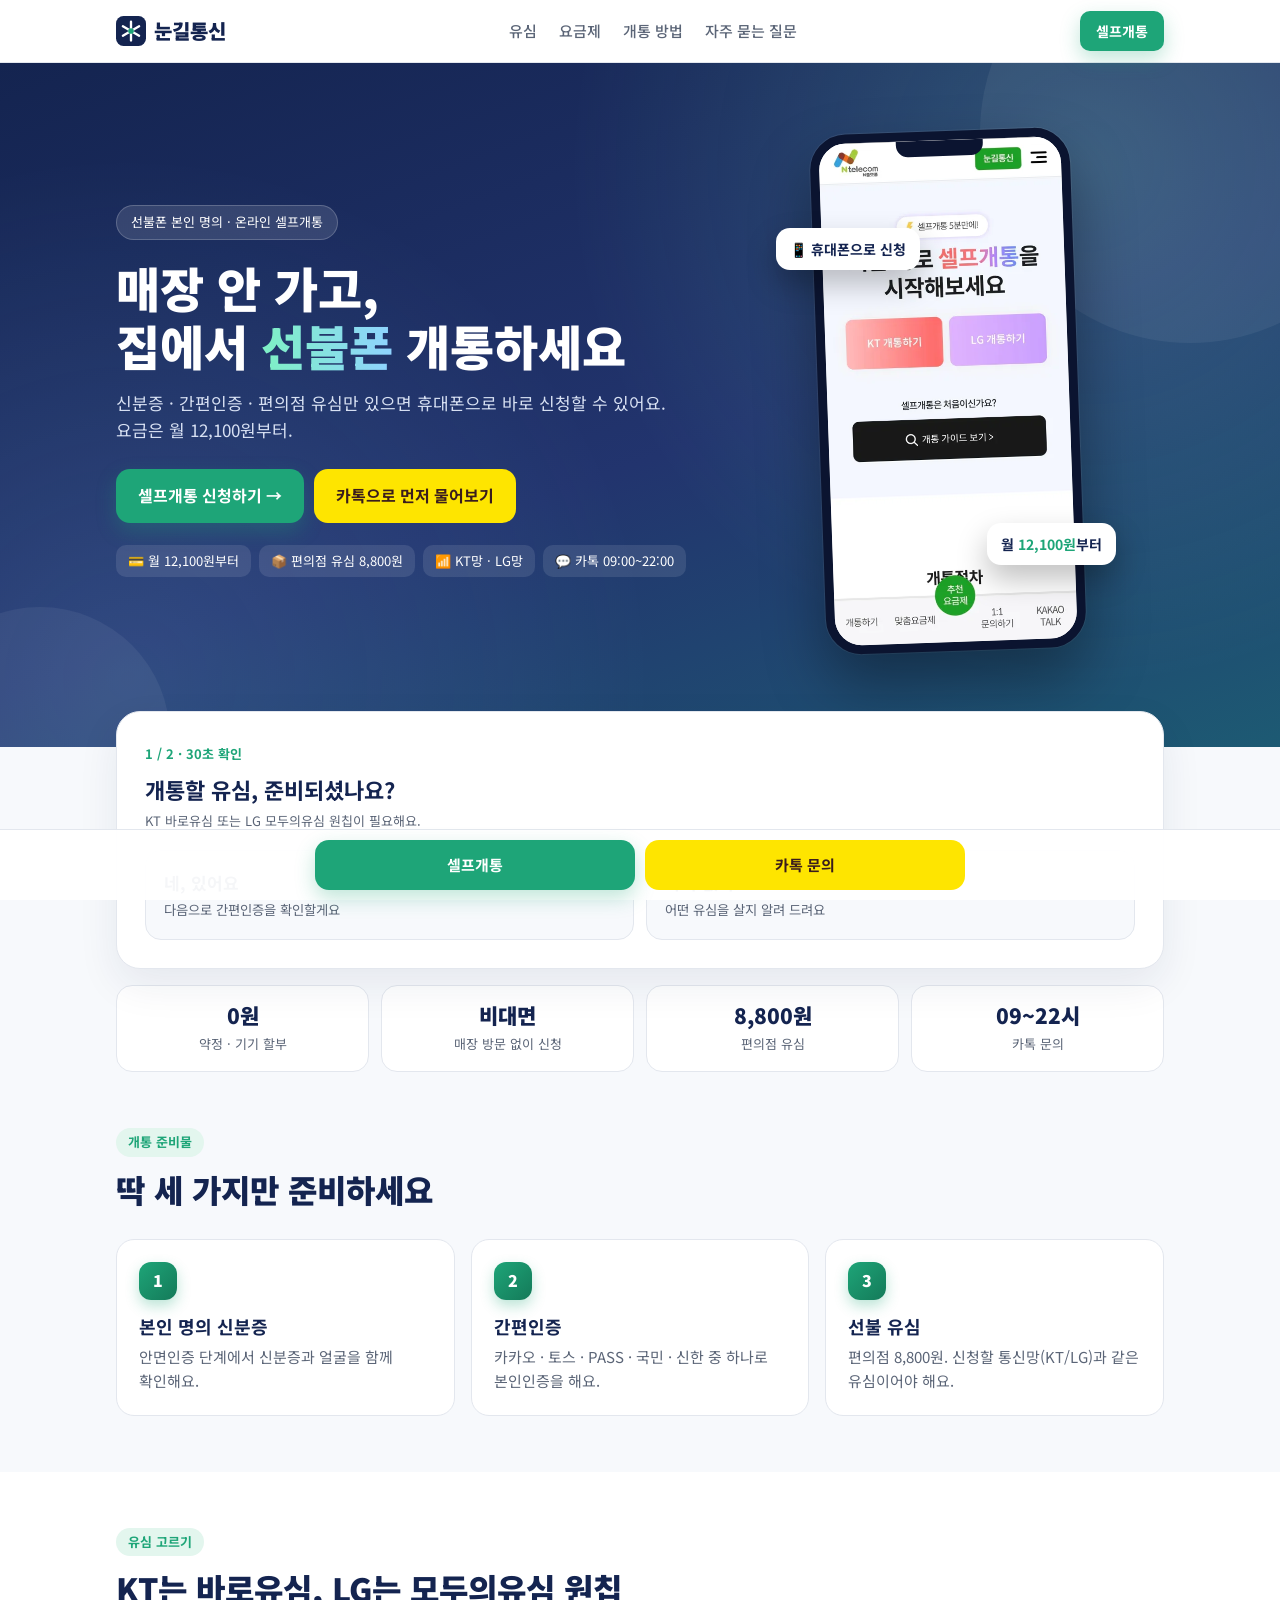
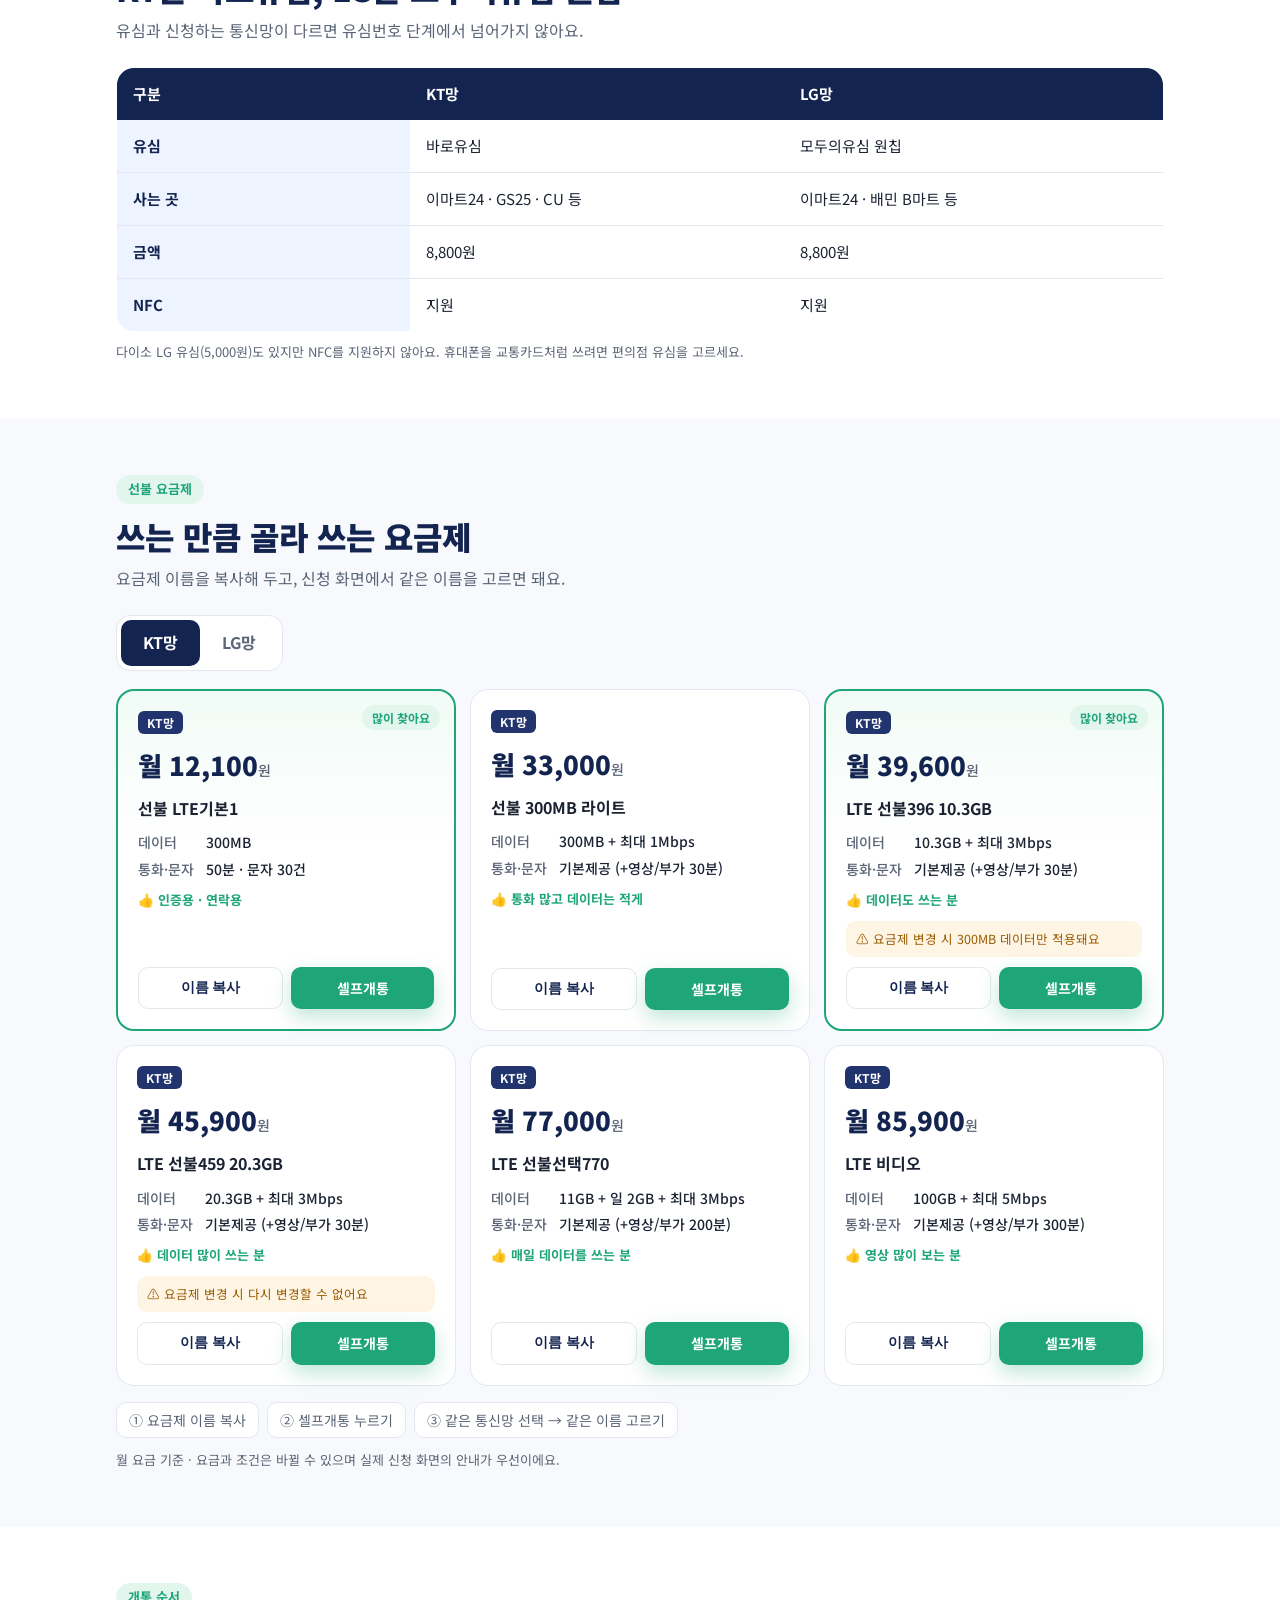
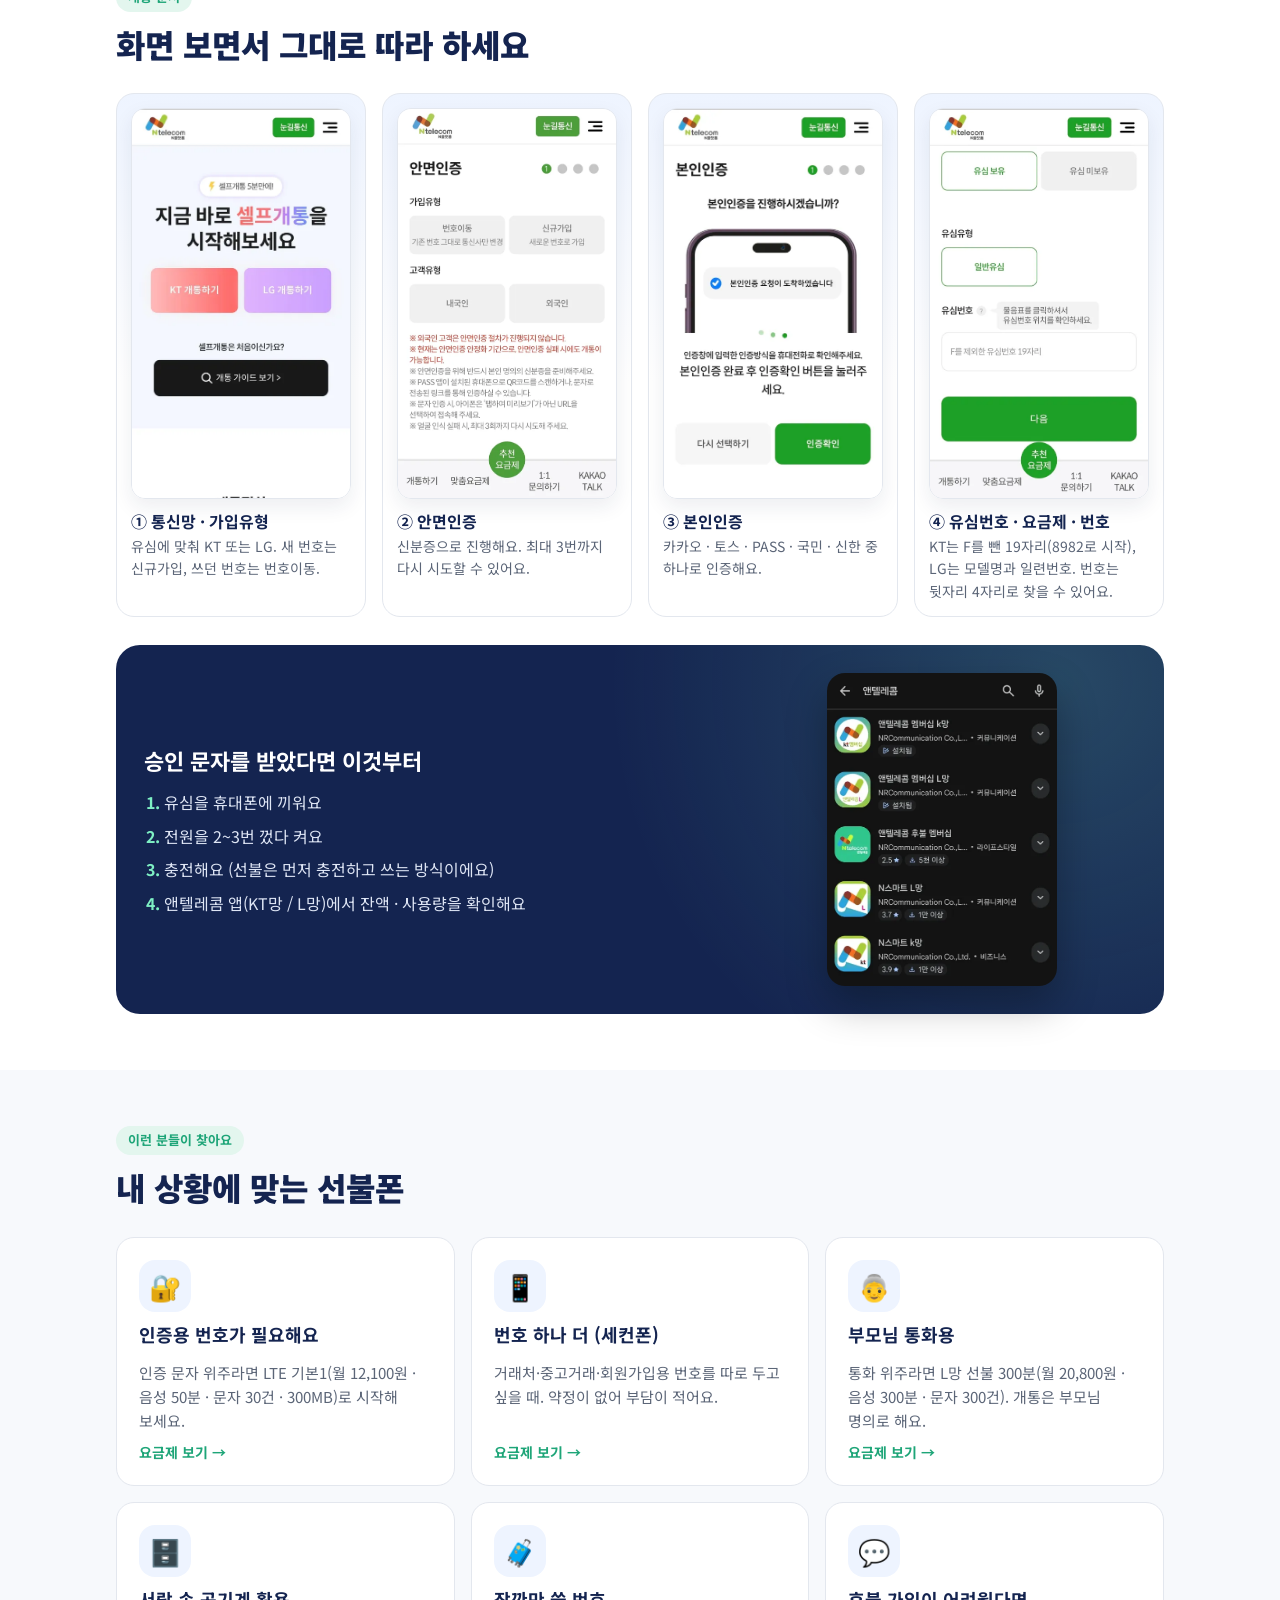
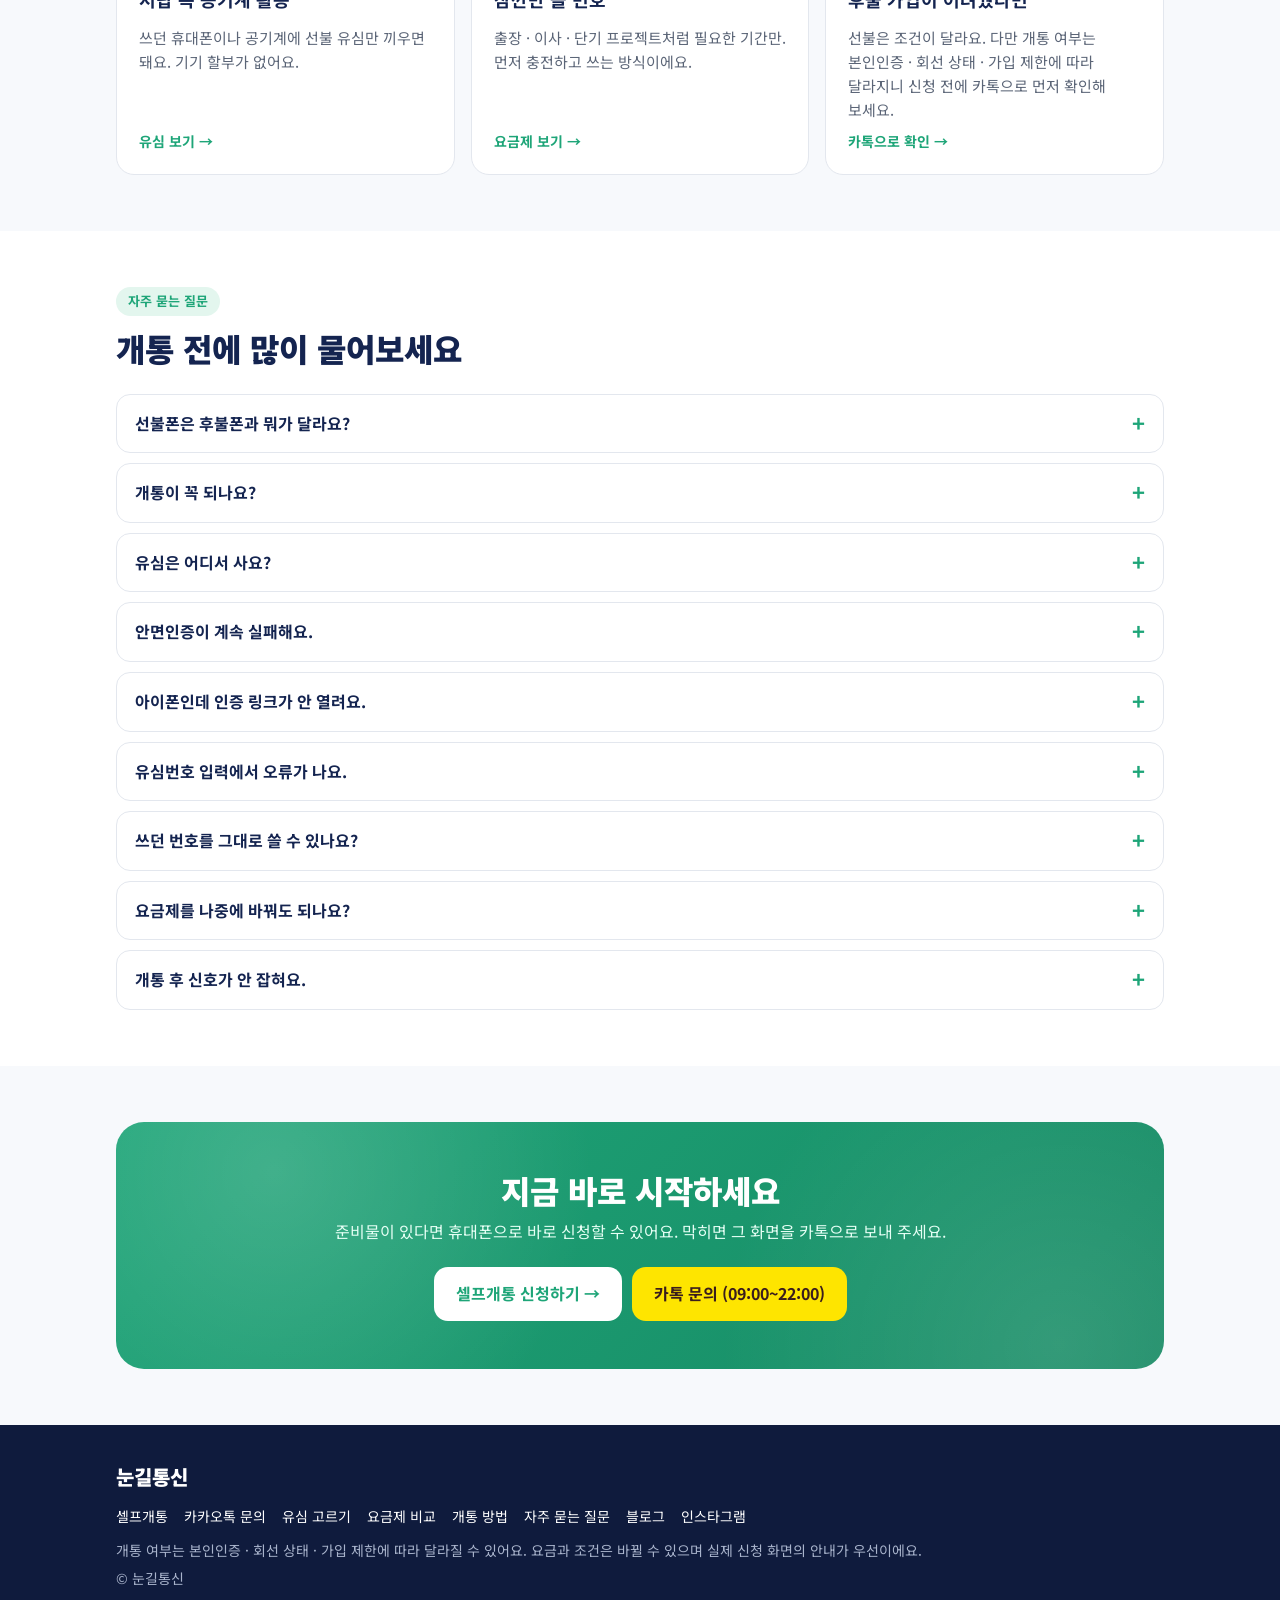
<file: index.html>
<!doctype html>
<html lang="ko">
<head>
<meta charset="utf-8">
<meta name="viewport" content="width=device-width, initial-scale=1">
<title>눈길통신 | 선불폰 비대면 셀프개통 · 월 12,100원부터</title>
<meta name="description" content="선불폰 본인 명의 비대면 셀프개통 안내. 편의점 유심 8,800원, 월 12,100원부터. KT·LG 선불 요금제 비교, 개통 순서, 자주 묻는 질문을 한곳에서 확인하세요.">
<meta property="og:title" content="눈길통신 | 선불폰 비대면 셀프개통">
<meta property="og:description" content="유심·간편인증·신분증만 있으면 매장 방문 없이 온라인으로. 월 12,100원부터.">
<meta property="og:type" content="website">
<meta property="og:image" content="https://xn--wk0b85ew1t64n.com/img/og.png">
<meta property="og:url" content="https://xn--wk0b85ew1t64n.com/">
<link rel="canonical" href="https://xn--wk0b85ew1t64n.com/">
<link rel="icon" href="data:image/svg+xml,%3Csvg xmlns='http://www.w3.org/2000/svg' viewBox='0 0 64 64'%3E%3Crect width='64' height='64' rx='16' fill='%23142450'/%3E%3Cpath d='M32 12v40M14.7 22l34.6 20M14.7 42l34.6-20' stroke='%23fff' stroke-width='5' stroke-linecap='round'/%3E%3C/svg%3E">
<link rel="preconnect" href="https://fonts.googleapis.com">
<link href="https://fonts.googleapis.com/css2?family=Noto+Sans+KR:wght@400;500;700;900&display=swap" rel="stylesheet">
<link rel="stylesheet" href="/style.css">
</head>
<body>

<header>
  <div class="wrap hd">
    <a href="#" class="logo" aria-label="눈길통신 홈">
      <svg viewBox="0 0 64 64" aria-hidden="true"><rect width="64" height="64" rx="16" fill="#142450"/><path d="M32 12v40M14.7 22l34.6 20M14.7 42l34.6-20" stroke="#fff" stroke-width="5" stroke-linecap="round"/><circle cx="32" cy="32" r="6" fill="#1ea578"/></svg>
      눈길통신
    </a>
    <nav class="menu">
      <a href="/usim/">유심</a>
      <a href="/plans/">요금제</a>
      <a href="/guide/">개통 방법</a>
      <a href="/faq/">자주 묻는 질문</a>
    </nav>
    <a class="btn btn-main" href="https://www.n-telecom.co.kr/snsrlf/view/open/selfopen_explain.aspx" target="_blank" rel="noopener">셀프개통</a>
  </div>
</header>

<section class="hero">
  <div class="wrap hero-grid">
    <div>
      <span class="badge">선불폰 본인 명의 · 온라인 셀프개통</span>
      <h1>매장 안 가고,<br>집에서 <em>선불폰</em> 개통하세요</h1>
      <p class="sub">신분증 · 간편인증 · 편의점 유심만 있으면 휴대폰으로 바로 신청할 수 있어요. 요금은 월 12,100원부터.</p>
      <div class="cta">
        <a class="btn btn-main" href="https://www.n-telecom.co.kr/snsrlf/view/open/selfopen_explain.aspx" target="_blank" rel="noopener">셀프개통 신청하기 →</a>
        <a class="btn btn-kakao" href="https://pf.kakao.com/_bYuxiX/chat" target="_blank" rel="noopener">카톡으로 먼저 물어보기</a>
      </div>
      <div class="facts">
        <span>💳 월 12,100원부터</span><span>📦 편의점 유심 8,800원</span><span>📶 KT망 · LG망</span><span>💬 카톡 09:00~22:00</span>
      </div>
    </div>
    <div class="phone-wrap">
      <div class="phone"><img src="img/step2.webp" alt="셀프개통 첫 화면 - KT/LG 선택" width="482" height="1000"></div>
      <div class="float f1">📱 휴대폰으로 신청</div>
      <div class="float f2">월 <b>12,100원</b>부터</div>
    </div>
  </div>
</section>

<div class="wrap">
  <div class="check" id="check" aria-live="polite">
    <div id="q1">
      <span class="step">1 / 2 · 30초 확인</span>
      <h3>개통할 유심, 준비되셨나요?</h3>
      <p class="note">KT 바로유심 또는 LG 모두의유심 원칩이 필요해요.</p>
      <div class="choices">
        <button class="choice" data-go="q2"><b>네, 있어요</b><small>다음으로 간편인증을 확인할게요</small></button>
        <button class="choice" data-go="r-usim"><b>아직 없어요</b><small>어떤 유심을 살지 알려 드려요</small></button>
      </div>
    </div>
    <div id="q2" hidden>
      <span class="step">2 / 2</span>
      <h3>휴대폰에서 간편인증이 되나요?</h3>
      <p class="note">카카오 · 토스 · PASS · 국민 · 신한 중 하나면 돼요.</p>
      <div class="choices">
        <button class="choice" data-go="r-ok"><b>네, 돼요</b><small>바로 신청할 수 있어요</small></button>
        <button class="choice" data-go="r-ask"><b>잘 모르겠어요</b><small>카톡으로 먼저 확인해요</small></button>
      </div>
    </div>
    <div class="result" id="r-ok">
      <p><b>준비 끝!</b> 아래 버튼으로 셀프개통을 시작하세요. 진행 중 막히면 그 화면을 카톡으로 보내 주세요.</p>
      <a class="btn btn-main" href="https://www.n-telecom.co.kr/snsrlf/view/open/selfopen_explain.aspx" target="_blank" rel="noopener">셀프개통 신청하기 →</a>
    </div>
    <div class="result" id="r-usim">
      <p><b>유심부터 준비해요.</b> 편의점에서 8,800원이에요. KT로 할지 LG로 할지 먼저 정하고, 같은 통신망 유심을 사세요.</p>
      <a class="btn btn-line" href="#usim">유심 고르는 법 보기</a>
    </div>
    <div class="result" id="r-ask">
      <p><b>간편인증이 안 되면 셀프개통이 어려울 수 있어요.</b> 신청 전에 카톡으로 상황을 알려 주시면 먼저 확인해 드려요.</p>
      <a class="btn btn-kakao" href="https://pf.kakao.com/_bYuxiX/chat" target="_blank" rel="noopener">카톡으로 물어보기</a>
    </div>
    <button class="reset" id="reset" hidden>처음부터 다시</button>
  </div>
  <div class="trust">
    <div><b>0원</b><span>약정 · 기기 할부</span></div>
    <div><b>비대면</b><span>매장 방문 없이 신청</span></div>
    <div><b>8,800원</b><span>편의점 유심</span></div>
    <div><b>09~22시</b><span>카톡 문의</span></div>
  </div>
</div>

<section id="ready">
  <div class="wrap">
    <span class="eyebrow">개통 준비물</span>
    <h2>딱 세 가지만 준비하세요</h2>
    <div class="grid3">
      <div class="card"><div class="num">1</div><h3>본인 명의 신분증</h3><p>안면인증 단계에서 신분증과 얼굴을 함께 확인해요.</p></div>
      <div class="card"><div class="num">2</div><h3>간편인증</h3><p>카카오 · 토스 · PASS · 국민 · 신한 중 하나로 본인인증을 해요.</p></div>
      <div class="card"><div class="num">3</div><h3>선불 유심</h3><p>편의점 8,800원. 신청할 통신망(KT/LG)과 같은 유심이어야 해요.</p></div>
    </div>
  </div>
</section>

<section id="usim" style="background:#fff">
  <div class="wrap">
    <span class="eyebrow">유심 고르기</span>
    <h2>KT는 바로유심, LG는 모두의유심 원칩</h2>
    <p class="lead">유심과 신청하는 통신망이 다르면 유심번호 단계에서 넘어가지 않아요.</p>
    <table class="tbl">
      <thead><tr><th>구분</th><th>KT망</th><th>LG망</th></tr></thead>
      <tbody>
        <tr><th>유심</th><td>바로유심</td><td>모두의유심 원칩</td></tr>
        <tr><th>사는 곳</th><td>이마트24 · GS25 · CU 등</td><td>이마트24 · 배민 B마트 등</td></tr>
        <tr><th>금액</th><td>8,800원</td><td>8,800원</td></tr>
        <tr><th>NFC</th><td>지원</td><td>지원</td></tr>
      </tbody>
    </table>
    <p class="note" style="margin-top:10px">다이소 LG 유심(5,000원)도 있지만 NFC를 지원하지 않아요. 휴대폰을 교통카드처럼 쓰려면 편의점 유심을 고르세요.</p>
  </div>
</section>

<section id="plans">
  <div class="wrap">
    <span class="eyebrow">선불 요금제</span>
    <h2>쓰는 만큼 골라 쓰는 요금제</h2>
    <p class="lead">요금제 이름을 복사해 두고, 신청 화면에서 같은 이름을 고르면 돼요.</p>
    <div class="tabs" role="tablist">
      <button class="tab on" data-net="kt" role="tab">KT망</button>
      <button class="tab" data-net="lg" role="tab">LG망</button>
    </div>
    <div class="plans" id="plan-list"></div>
    <div class="howto"><span>① 요금제 이름 복사</span><span>② 셀프개통 누르기</span><span>③ 같은 통신망 선택 → 같은 이름 고르기</span></div>
    <p class="note" style="margin-top:12px">월 요금 기준 · 요금과 조건은 바뀔 수 있으며 실제 신청 화면의 안내가 우선이에요.</p>
  </div>
</section>

<section id="steps" style="background:#fff">
  <div class="wrap">
    <span class="eyebrow">개통 순서</span>
    <h2>화면 보면서 그대로 따라 하세요</h2>
    <div class="shots">
      <div class="shot"><img src="img/step2.webp" alt="통신망 선택 화면" loading="lazy"><b>① 통신망 · 가입유형</b><p>유심에 맞춰 KT 또는 LG. 새 번호는 신규가입, 쓰던 번호는 번호이동.</p></div>
      <div class="shot"><img src="img/step3.webp" alt="안면인증 화면" loading="lazy"><b>② 안면인증</b><p>신분증으로 진행해요. 최대 3번까지 다시 시도할 수 있어요.</p></div>
      <div class="shot"><img src="img/step4.webp" alt="본인인증 화면" loading="lazy"><b>③ 본인인증</b><p>카카오 · 토스 · PASS · 국민 · 신한 중 하나로 인증해요.</p></div>
      <div class="shot"><img src="img/step5.webp" alt="유심번호 입력 화면" loading="lazy"><b>④ 유심번호 · 요금제 · 번호</b><p>KT는 F를 뺀 19자리(8982로 시작), LG는 모델명과 일련번호. 번호는 뒷자리 4자리로 찾을 수 있어요.</p></div>
    </div>
    <div class="after">
      <div>
        <h3>승인 문자를 받았다면 이것부터</h3>
        <ol>
          <li>유심을 휴대폰에 끼워요</li>
          <li>전원을 2~3번 껐다 켜요</li>
          <li>충전해요 (선불은 먼저 충전하고 쓰는 방식이에요)</li>
          <li>앤텔레콤 앱(KT망 / L망)에서 잔액 · 사용량을 확인해요</li>
        </ol>
      </div>
      <img src="img/app.webp" alt="앤텔레콤 앱 화면" loading="lazy">
    </div>
  </div>
</section>

<section id="cases">
  <div class="wrap">
    <span class="eyebrow">이런 분들이 찾아요</span>
    <h2>내 상황에 맞는 선불폰</h2>
    <div class="grid3">
      <div class="card sit"><span class="ico">🔐</span><h3>인증용 번호가 필요해요</h3><p>인증 문자 위주라면 LTE 기본1(월 12,100원 · 음성 50분 · 문자 30건 · 300MB)로 시작해 보세요.</p><a href="#plans">요금제 보기 →</a></div>
      <div class="card sit"><span class="ico">📱</span><h3>번호 하나 더 (세컨폰)</h3><p>거래처·중고거래·회원가입용 번호를 따로 두고 싶을 때. 약정이 없어 부담이 적어요.</p><a href="#plans">요금제 보기 →</a></div>
      <div class="card sit"><span class="ico">👵</span><h3>부모님 통화용</h3><p>통화 위주라면 L망 선불 300분(월 20,800원 · 음성 300분 · 문자 300건). 개통은 부모님 명의로 해요.</p><a href="#plans">요금제 보기 →</a></div>
      <div class="card sit"><span class="ico">🗄️</span><h3>서랍 속 공기계 활용</h3><p>쓰던 휴대폰이나 공기계에 선불 유심만 끼우면 돼요. 기기 할부가 없어요.</p><a href="#usim">유심 보기 →</a></div>
      <div class="card sit"><span class="ico">🧳</span><h3>잠깐만 쓸 번호</h3><p>출장 · 이사 · 단기 프로젝트처럼 필요한 기간만. 먼저 충전하고 쓰는 방식이에요.</p><a href="#plans">요금제 보기 →</a></div>
      <div class="card sit"><span class="ico">💬</span><h3>후불 가입이 어려웠다면</h3><p>선불은 조건이 달라요. 다만 개통 여부는 본인인증 · 회선 상태 · 가입 제한에 따라 달라지니 신청 전에 카톡으로 먼저 확인해 보세요.</p><a href="https://pf.kakao.com/_bYuxiX/chat" target="_blank" rel="noopener">카톡으로 확인 →</a></div>
    </div>
  </div>
</section>

<section id="faq" style="background:#fff">
  <div class="wrap">
    <span class="eyebrow">자주 묻는 질문</span>
    <h2>개통 전에 많이 물어보세요</h2>
    <div class="faq">
      <details><summary>선불폰은 후불폰과 뭐가 달라요?</summary><p>후불은 먼저 쓰고 다음 달에 내고, 선불은 먼저 충전하고 쓰는 방식이에요. 약정과 기기 할부가 없어요. 선불도 본인 명의로 개통해요.</p></details>
      <details><summary>개통이 꼭 되나요?</summary><p>개통 여부는 본인인증, 회선 상태, 가입 제한 여부에 따라 달라질 수 있어요. 걱정되면 신청 전에 카톡으로 상황을 알려 주세요. 먼저 확인해 드려요.</p></details>
      <details><summary>유심은 어디서 사요?</summary><p>KT 바로유심은 이마트24 · GS25 · CU 등, LG 모두의유심 원칩은 이마트24 · 배민 B마트 등에서 8,800원이에요.</p></details>
      <details><summary>안면인증이 계속 실패해요.</summary><p>최대 3번까지 다시 시도할 수 있어요. 현재 안정화 기간이라 실패해도 개통이 가능하다고 안내되고 있어요. 외국인은 안면인증을 진행하지 않아요.</p></details>
      <details><summary>아이폰인데 인증 링크가 안 열려요.</summary><p>안면인증 링크에서 '탭하여 미리보기' 대신 URL을 눌러 열어 주세요.</p></details>
      <details><summary>유심번호 입력에서 오류가 나요.</summary><p>KT는 F를 뺀 19자리(8982로 시작), LG는 모델명과 일련번호를 넣어요. 그래도 안 되면 고른 통신망과 유심이 같은지 확인해 주세요.</p></details>
      <details><summary>쓰던 번호를 그대로 쓸 수 있나요?</summary><p>가입유형에서 번호이동을 고르면 돼요. 기존 번호의 상태에 따라 제한될 수 있어요.</p></details>
      <details><summary>요금제를 나중에 바꿔도 되나요?</summary><p>바꿀 수 있지만 조건이 있는 요금제가 있어요. LTE 선불396은 변경하면 300MB(LG는 300M)만 적용되고, KT LTE 선불459는 변경하면 다시 변경할 수 없어요.</p></details>
      <details><summary>개통 후 신호가 안 잡혀요.</summary><p>전원을 2~3번 껐다 켜 주세요. 충전했는지, 유심과 신청한 통신망이 같은지도 확인해 주세요.</p></details>
    </div>
  </div>
</section>

<section>
  <div class="wrap">
    <div class="final">
      <h2>지금 바로 시작하세요</h2>
      <p>준비물이 있다면 휴대폰으로 바로 신청할 수 있어요. 막히면 그 화면을 카톡으로 보내 주세요.</p>
      <div class="cta">
        <a class="btn btn-main" href="https://www.n-telecom.co.kr/snsrlf/view/open/selfopen_explain.aspx" target="_blank" rel="noopener">셀프개통 신청하기 →</a>
        <a class="btn btn-kakao" href="https://pf.kakao.com/_bYuxiX/chat" target="_blank" rel="noopener">카톡 문의 (09:00~22:00)</a>
      </div>
    </div>
  </div>
</section>

<footer>
  <div class="wrap">
    <div class="logo" style="color:#fff">눈길통신</div>
    <div class="links">
      <a href="https://www.n-telecom.co.kr/snsrlf/view/open/selfopen_explain.aspx" target="_blank" rel="noopener">셀프개통</a>
      <a href="https://pf.kakao.com/_bYuxiX/chat" target="_blank" rel="noopener">카카오톡 문의</a>
      <a href="/usim/">유심 고르기</a>
      <a href="/plans/">요금제 비교</a>
      <a href="/guide/">개통 방법</a>
      <a href="/faq/">자주 묻는 질문</a>
      <a href="https://blog.naver.com/dream-0625" target="_blank" rel="noopener">블로그</a>
      <a href="https://www.instagram.com/snsrlf_mango/" target="_blank" rel="noopener">인스타그램</a>
    </div>
    <p>개통 여부는 본인인증 · 회선 상태 · 가입 제한에 따라 달라질 수 있어요. 요금과 조건은 바뀔 수 있으며 실제 신청 화면의 안내가 우선이에요.</p>
    <p style="margin-top:6px">© 눈길통신</p>
  </div>
</footer>

<div class="bar">
  <a class="btn btn-main" href="https://www.n-telecom.co.kr/snsrlf/view/open/selfopen_explain.aspx" target="_blank" rel="noopener">셀프개통</a>
  <a class="btn btn-kakao" href="https://pf.kakao.com/_bYuxiX/chat" target="_blank" rel="noopener">카톡 문의</a>
</div>
<div class="toast" id="toast"></div>

<script>
const SITE="https://www.n-telecom.co.kr/snsrlf/view/open/selfopen_explain.aspx";
const PLANS={
  kt:[
    {name:"선불 LTE기본1",price:"12,100",data:"300MB",voice:"50분 · 문자 30건",for:"인증용 · 연락용",pick:true},
    {name:"선불 300MB 라이트",price:"33,000",data:"300MB + 최대 1Mbps",voice:"기본제공 (+영상/부가 30분)",for:"통화 많고 데이터는 적게"},
    {name:"LTE 선불396 10.3GB",price:"39,600",data:"10.3GB + 최대 3Mbps",voice:"기본제공 (+영상/부가 30분)",for:"데이터도 쓰는 분",warn:"요금제 변경 시 300MB 데이터만 적용돼요",pick:true},
    {name:"LTE 선불459 20.3GB",price:"45,900",data:"20.3GB + 최대 3Mbps",voice:"기본제공 (+영상/부가 30분)",for:"데이터 많이 쓰는 분",warn:"요금제 변경 시 다시 변경할 수 없어요"},
    {name:"LTE 선불선택770",price:"77,000",data:"11GB + 일 2GB + 최대 3Mbps",voice:"기본제공 (+영상/부가 200분)",for:"매일 데이터를 쓰는 분"},
    {name:"LTE 비디오",price:"85,900",data:"100GB + 최대 5Mbps",voice:"기본제공 (+영상/부가 300분)",for:"영상 많이 보는 분"}
  ],
  lg:[
    {name:"L망 선불 기본1",price:"12,100",data:"300MB",voice:"50분 · 문자 30건",for:"인증용 · 연락용",pick:true},
    {name:"L망 선불 데이터 2.5GB",price:"17,000",data:"2.5GB",voice:"100분 · 문자 50건",for:"카톡 · 검색 정도"},
    {name:"L망 선불 300분",price:"20,800",data:"300MB (최대 400Kbps)",voice:"300분 · 문자 300건",for:"통화 위주 · 부모님",pick:true},
    {name:"L망 선불 300M 라이트",price:"33,000",data:"300MB + 최대 1Mbps",voice:"기본제공 (+영상/부가 50분)",for:"통화 많고 데이터는 적게"},
    {name:"L망 선불396 10.3GB",price:"39,600",data:"10.3GB + 최대 3Mbps",voice:"기본제공 (+영상/부가 50분)",for:"데이터도 쓰는 분",warn:"요금제 변경 시 300M만 적용돼요"},
    {name:"L망 5G 선불 20GB+",price:"46,400",data:"20GB + 최대 3Mbps",voice:"기본제공 (+영상/부가 50분)",for:"데이터 많이 쓰는 분"}
  ]
};
const list=document.getElementById("plan-list");
function esc(s){return s.replace(/[&<>"]/g,c=>({"&":"&amp;","<":"&lt;",">":"&gt;",'"':"&quot;"}[c]));}
function render(net){
  list.innerHTML=PLANS[net].map(p=>`
    <div class="plan${p.pick?" pick":""}">
      ${p.pick?'<span class="tag">많이 찾아요</span>':""}
      <span class="net">${net==="kt"?"KT망":"LG망"}</span>
      <div class="price">월 ${p.price}<small>원</small></div>
      <div class="name">${esc(p.name)}</div>
      <dl><dt>데이터</dt><dd>${p.data}</dd><dt>통화·문자</dt><dd>${p.voice}</dd></dl>
      <div class="for">👍 ${p.for}</div>
      ${p.warn?`<div class="warn">⚠ ${p.warn}</div>`:""}
      <div class="row">
        <button class="btn btn-line copy" data-name="${esc(p.name)}">이름 복사</button>
        <a class="btn btn-main" href="${SITE}" target="_blank" rel="noopener">셀프개통</a>
      </div>
    </div>`).join("");
}
render("kt");
document.querySelectorAll(".tab").forEach(t=>t.addEventListener("click",()=>{
  document.querySelectorAll(".tab").forEach(x=>x.classList.toggle("on",x===t));
  render(t.dataset.net);
}));
const toast=document.getElementById("toast");
function showToast(msg){toast.textContent=msg;toast.classList.add("show");clearTimeout(showToast.t);showToast.t=setTimeout(()=>toast.classList.remove("show"),1800);}
list.addEventListener("click",async e=>{
  const b=e.target.closest(".copy");if(!b)return;
  const name=b.dataset.name;
  try{await navigator.clipboard.writeText(name);showToast(`"${name}" 복사했어요`);}
  catch{showToast(name);}
});
// quick check
const check=document.getElementById("check"),resetBtn=document.getElementById("reset");
check.addEventListener("click",e=>{
  const c=e.target.closest(".choice");if(!c)return;
  const go=c.dataset.go;
  document.getElementById("q1").hidden=true;document.getElementById("q2").hidden=true;
  if(go==="q2"){document.getElementById("q2").hidden=false;}
  else{document.getElementById(go).classList.add("show");}
  resetBtn.hidden=false;
});
// scroll reveal (content stays visible if unsupported)
if("IntersectionObserver" in window && !matchMedia("(prefers-reduced-motion: reduce)").matches){
  const io=new IntersectionObserver(es=>es.forEach(en=>{if(en.isIntersecting){en.target.classList.add("in");io.unobserve(en.target);}}),{threshold:.12});
  document.querySelectorAll(".card,.shot,.tbl,.after,.final,.faq details,.trust div").forEach(el=>{el.classList.add("reveal");io.observe(el);});
}
resetBtn.addEventListener("click",()=>{
  document.querySelectorAll(".result").forEach(r=>r.classList.remove("show"));
  document.getElementById("q2").hidden=true;document.getElementById("q1").hidden=false;resetBtn.hidden=true;
});
</script>
<script type="application/ld+json">
{"@context":"https://schema.org","@type":"FAQPage","mainEntity":[
{"@type":"Question","name":"선불폰은 후불폰과 뭐가 달라요?","acceptedAnswer":{"@type":"Answer","text":"선불은 먼저 충전하고 쓰는 방식이라 약정과 기기 할부가 없어요. 본인 명의로 개통해요."}},
{"@type":"Question","name":"유심은 어디서 사요?","acceptedAnswer":{"@type":"Answer","text":"KT 바로유심은 이마트24·GS25·CU 등, LG 모두의유심 원칩은 이마트24·배민 B마트 등에서 8,800원이에요."}},
{"@type":"Question","name":"유심번호 입력에서 오류가 나요.","acceptedAnswer":{"@type":"Answer","text":"KT는 F를 뺀 19자리(8982로 시작), LG는 모델명과 일련번호를 넣어요. 고른 통신망과 유심이 같은지도 확인해 주세요."}}
]}
</script>
</body>
</html>
</file>
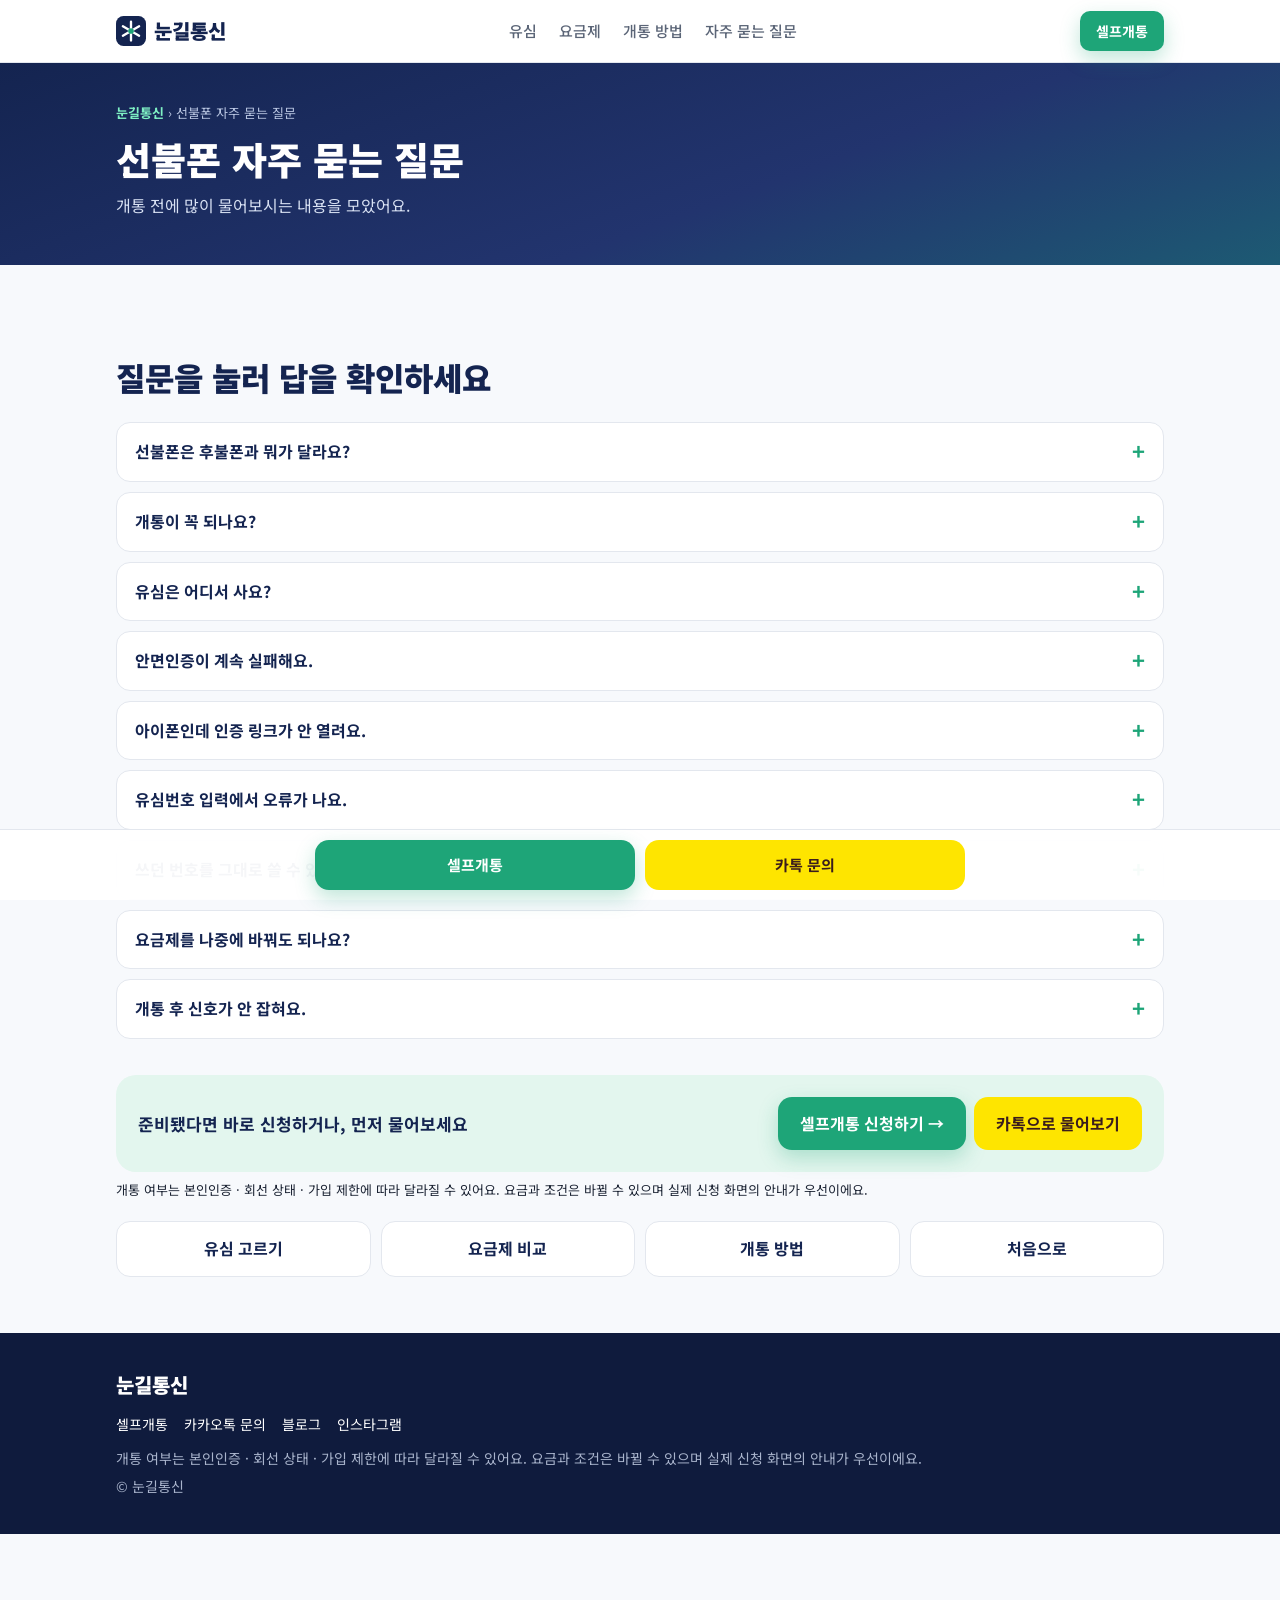
<file: faq/index.html>
<!doctype html>
<html lang="ko">
<head>
<meta charset="utf-8">
<meta name="viewport" content="width=device-width, initial-scale=1">
<title>선불폰 자주 묻는 질문 — 개통·유심·요금제 | 눈길통신</title>
<meta name="description" content="선불폰 셀프개통 자주 묻는 질문. 후불과 차이, 유심 파는 곳, 안면인증 실패, 아이폰 인증 링크, 유심번호 오류, 번호이동, 요금제 변경, 신호 문제.">
<meta property="og:title" content="선불폰 자주 묻는 질문 — 개통·유심·요금제 | 눈길통신">
<meta property="og:description" content="선불폰 셀프개통 자주 묻는 질문. 후불과 차이, 유심 파는 곳, 안면인증 실패, 아이폰 인증 링크, 유심번호 오류, 번호이동, 요금제 변경, 신호 문제.">
<meta property="og:type" content="article">
<meta property="og:image" content="https://xn--wk0b85ew1t64n.com/img/og.png">
<meta property="og:url" content="https://xn--wk0b85ew1t64n.com/faq/">
<link rel="canonical" href="https://xn--wk0b85ew1t64n.com/faq/">
<link rel="icon" href="data:image/svg+xml,%3Csvg xmlns='http://www.w3.org/2000/svg' viewBox='0 0 64 64'%3E%3Crect width='64' height='64' rx='16' fill='%23142450'/%3E%3Cpath d='M32 12v40M14.7 22l34.6 20M14.7 42l34.6-20' stroke='%23fff' stroke-width='5' stroke-linecap='round'/%3E%3C/svg%3E">
<link rel="preconnect" href="https://fonts.googleapis.com">
<link href="https://fonts.googleapis.com/css2?family=Noto+Sans+KR:wght@400;500;700;900&display=swap" rel="stylesheet">
<link rel="stylesheet" href="/style.css">
<script type="application/ld+json">{"@context": "https://schema.org", "@type": "FAQPage", "mainEntity": [{"@type": "Question", "name": "선불폰은 후불폰과 뭐가 달라요?", "acceptedAnswer": {"@type": "Answer", "text": "후불은 먼저 쓰고 다음 달에 내고, 선불은 먼저 충전하고 쓰는 방식이에요. 약정과 기기 할부가 없어요. 선불도 본인 명의로 개통해요."}}, {"@type": "Question", "name": "개통이 꼭 되나요?", "acceptedAnswer": {"@type": "Answer", "text": "개통 여부는 본인인증, 회선 상태, 가입 제한 여부에 따라 달라질 수 있어요. 걱정되면 신청 전에 카톡으로 상황을 알려 주세요. 먼저 확인해 드려요."}}, {"@type": "Question", "name": "유심은 어디서 사요?", "acceptedAnswer": {"@type": "Answer", "text": "KT 바로유심은 이마트24 · GS25 · CU 등, LG 모두의유심 원칩은 이마트24 · 배민 B마트 등에서 8,800원이에요."}}, {"@type": "Question", "name": "안면인증이 계속 실패해요.", "acceptedAnswer": {"@type": "Answer", "text": "최대 3번까지 다시 시도할 수 있어요. 현재 안정화 기간이라 실패해도 개통이 가능하다고 안내되고 있어요. 외국인은 안면인증을 진행하지 않아요."}}, {"@type": "Question", "name": "아이폰인데 인증 링크가 안 열려요.", "acceptedAnswer": {"@type": "Answer", "text": "안면인증 링크에서 '탭하여 미리보기' 대신 URL을 눌러 열어 주세요."}}, {"@type": "Question", "name": "유심번호 입력에서 오류가 나요.", "acceptedAnswer": {"@type": "Answer", "text": "KT는 F를 뺀 19자리(8982로 시작), LG는 모델명과 일련번호를 넣어요. 그래도 안 되면 고른 통신망과 유심이 같은지 확인해 주세요."}}, {"@type": "Question", "name": "쓰던 번호를 그대로 쓸 수 있나요?", "acceptedAnswer": {"@type": "Answer", "text": "가입유형에서 번호이동을 고르면 돼요. 기존 번호의 상태에 따라 제한될 수 있어요."}}, {"@type": "Question", "name": "요금제를 나중에 바꿔도 되나요?", "acceptedAnswer": {"@type": "Answer", "text": "바꿀 수 있지만 조건이 있는 요금제가 있어요. LTE 선불396은 변경하면 300MB(LG는 300M)만 적용되고, KT LTE 선불459는 변경하면 다시 변경할 수 없어요."}}, {"@type": "Question", "name": "개통 후 신호가 안 잡혀요.", "acceptedAnswer": {"@type": "Answer", "text": "전원을 2~3번 껐다 켜 주세요. 충전했는지, 유심과 신청한 통신망이 같은지도 확인해 주세요."}}]}</script>
</head>
<body>
<header>
  <div class="wrap hd">
    <a href="/" class="logo" aria-label="눈길통신 홈"><svg viewBox="0 0 64 64" aria-hidden="true"><rect width="64" height="64" rx="16" fill="#142450"/><path d="M32 12v40M14.7 22l34.6 20M14.7 42l34.6-20" stroke="#fff" stroke-width="5" stroke-linecap="round"/><circle cx="32" cy="32" r="6" fill="#1ea578"/></svg>눈길통신</a>
    <nav class="menu"><a href="/usim/">유심</a><a href="/plans/">요금제</a><a href="/guide/">개통 방법</a><a href="/faq/">자주 묻는 질문</a></nav>
    <a class="btn btn-main" href="https://www.n-telecom.co.kr/snsrlf/view/open/selfopen_explain.aspx" target="_blank" rel="noopener">셀프개통</a>
  </div>
</header>
<section class="page-hero">
  <div class="wrap">
    <div class="crumb"><a href="/">눈길통신</a> › 선불폰 자주 묻는 질문</div>
    <h1>선불폰 자주 묻는 질문</h1>
    <p>개통 전에 많이 물어보시는 내용을 모았어요.</p>
  </div>
</section>
<section>
  <div class="wrap prose">

    <h2>질문을 눌러 답을 확인하세요</h2>
    <div class="faq"><details><summary>선불폰은 후불폰과 뭐가 달라요?</summary><p>후불은 먼저 쓰고 다음 달에 내고, 선불은 먼저 충전하고 쓰는 방식이에요. 약정과 기기 할부가 없어요. 선불도 본인 명의로 개통해요.</p></details><details><summary>개통이 꼭 되나요?</summary><p>개통 여부는 본인인증, 회선 상태, 가입 제한 여부에 따라 달라질 수 있어요. 걱정되면 신청 전에 카톡으로 상황을 알려 주세요. 먼저 확인해 드려요.</p></details><details><summary>유심은 어디서 사요?</summary><p>KT 바로유심은 이마트24 · GS25 · CU 등, LG 모두의유심 원칩은 이마트24 · 배민 B마트 등에서 8,800원이에요.</p></details><details><summary>안면인증이 계속 실패해요.</summary><p>최대 3번까지 다시 시도할 수 있어요. 현재 안정화 기간이라 실패해도 개통이 가능하다고 안내되고 있어요. 외국인은 안면인증을 진행하지 않아요.</p></details><details><summary>아이폰인데 인증 링크가 안 열려요.</summary><p>안면인증 링크에서 '탭하여 미리보기' 대신 URL을 눌러 열어 주세요.</p></details><details><summary>유심번호 입력에서 오류가 나요.</summary><p>KT는 F를 뺀 19자리(8982로 시작), LG는 모델명과 일련번호를 넣어요. 그래도 안 되면 고른 통신망과 유심이 같은지 확인해 주세요.</p></details><details><summary>쓰던 번호를 그대로 쓸 수 있나요?</summary><p>가입유형에서 번호이동을 고르면 돼요. 기존 번호의 상태에 따라 제한될 수 있어요.</p></details><details><summary>요금제를 나중에 바꿔도 되나요?</summary><p>바꿀 수 있지만 조건이 있는 요금제가 있어요. LTE 선불396은 변경하면 300MB(LG는 300M)만 적용되고, KT LTE 선불459는 변경하면 다시 변경할 수 없어요.</p></details><details><summary>개통 후 신호가 안 잡혀요.</summary><p>전원을 2~3번 껐다 켜 주세요. 충전했는지, 유심과 신청한 통신망이 같은지도 확인해 주세요.</p></details></div>
    <div class="cta-box"><b>준비됐다면 바로 신청하거나, 먼저 물어보세요</b><div class="cta"><a class="btn btn-main" href="https://www.n-telecom.co.kr/snsrlf/view/open/selfopen_explain.aspx" target="_blank" rel="noopener">셀프개통 신청하기 →</a><a class="btn btn-kakao" href="https://pf.kakao.com/_bYuxiX/chat" target="_blank" rel="noopener">카톡으로 물어보기</a></div></div>
    <p class="note">개통 여부는 본인인증 · 회선 상태 · 가입 제한에 따라 달라질 수 있어요. 요금과 조건은 바뀔 수 있으며 실제 신청 화면의 안내가 우선이에요.</p>
    <div class="sub-links"><a href="/usim/">유심 고르기</a><a href="/plans/">요금제 비교</a><a href="/guide/">개통 방법</a><a href="/">처음으로</a></div>
  </div>
</section>
<footer>
  <div class="wrap">
    <div class="logo" style="color:#fff">눈길통신</div>
    <div class="links">
      <a href="https://www.n-telecom.co.kr/snsrlf/view/open/selfopen_explain.aspx" target="_blank" rel="noopener">셀프개통</a>
      <a href="https://pf.kakao.com/_bYuxiX/chat" target="_blank" rel="noopener">카카오톡 문의</a>
      <a href="https://blog.naver.com/dream-0625" target="_blank" rel="noopener">블로그</a>
      <a href="https://www.instagram.com/snsrlf_mango/" target="_blank" rel="noopener">인스타그램</a>
    </div>
    <p>개통 여부는 본인인증 · 회선 상태 · 가입 제한에 따라 달라질 수 있어요. 요금과 조건은 바뀔 수 있으며 실제 신청 화면의 안내가 우선이에요.</p>
    <p style="margin-top:6px">© 눈길통신</p>
  </div>
</footer>
<div class="bar"><a class="btn btn-main" href="https://www.n-telecom.co.kr/snsrlf/view/open/selfopen_explain.aspx" target="_blank" rel="noopener">셀프개통</a><a class="btn btn-kakao" href="https://pf.kakao.com/_bYuxiX/chat" target="_blank" rel="noopener">카톡 문의</a></div>
</body>
</html>
</file>
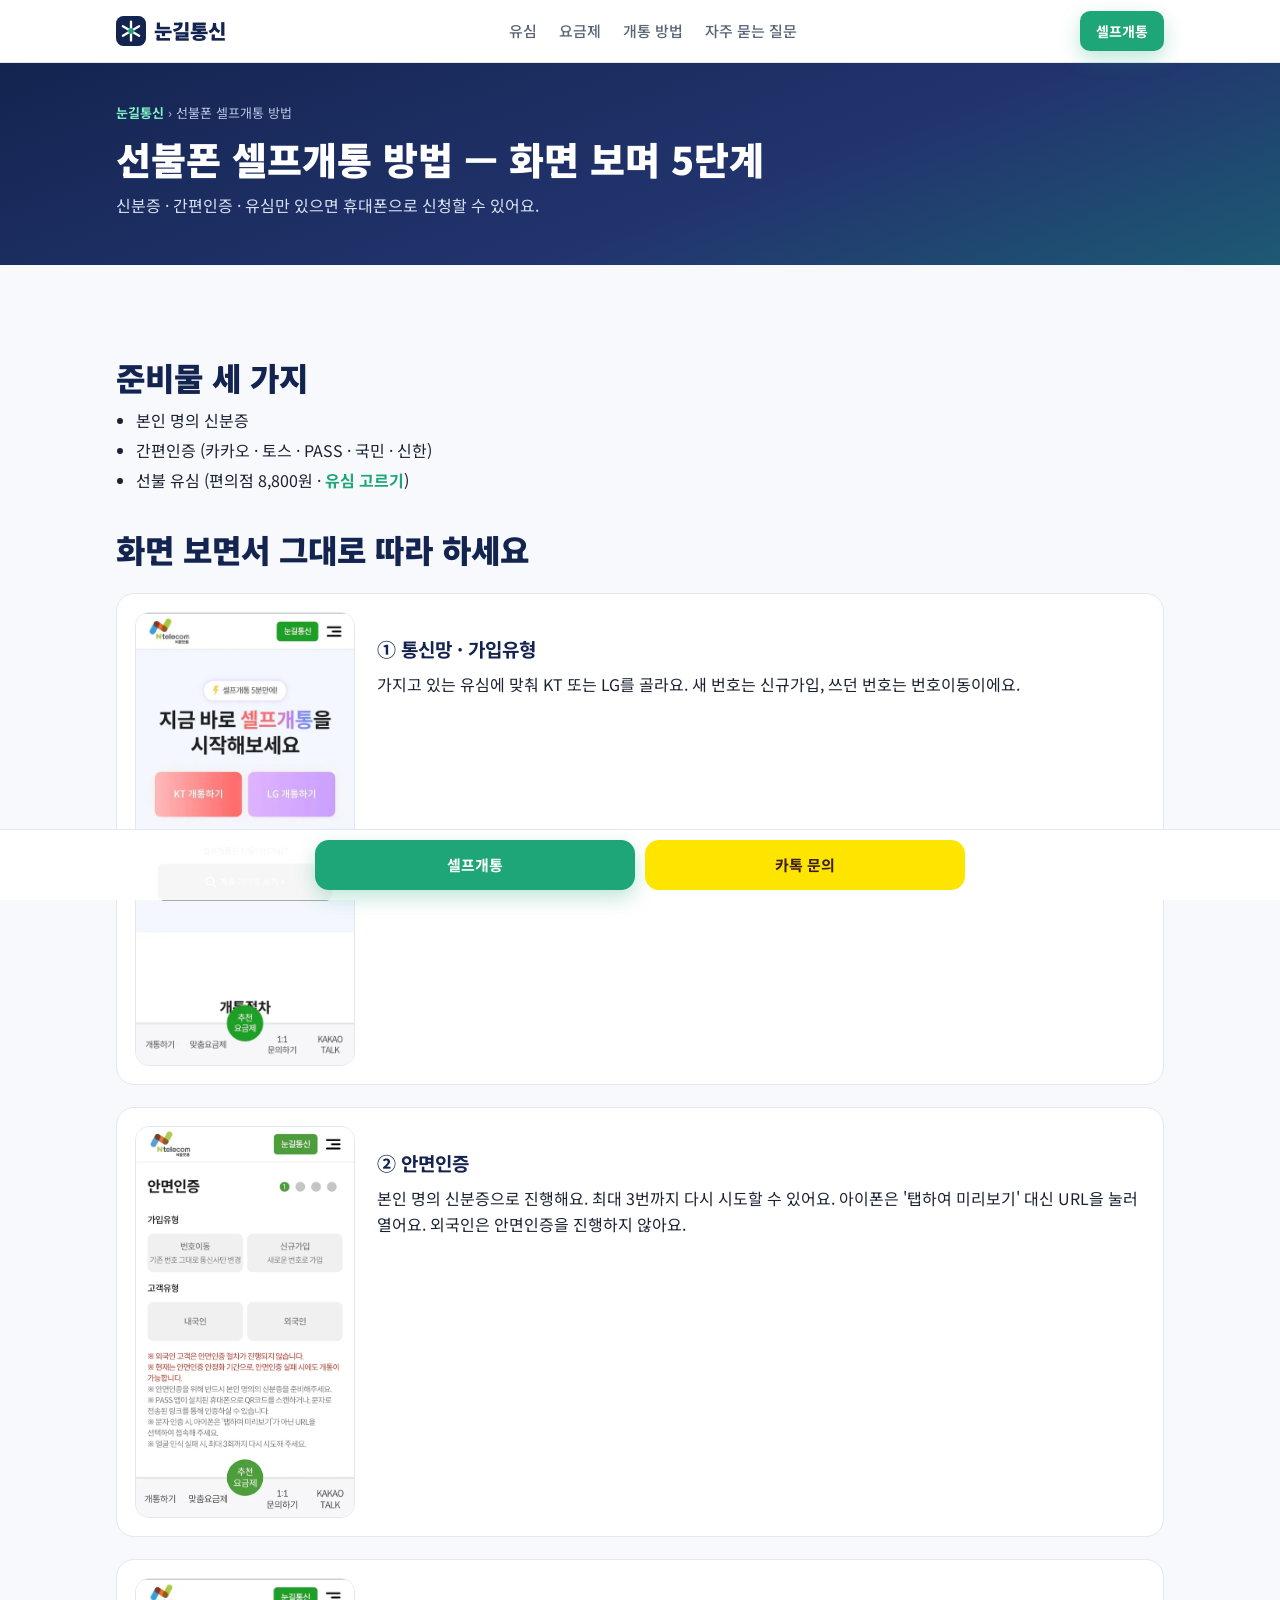
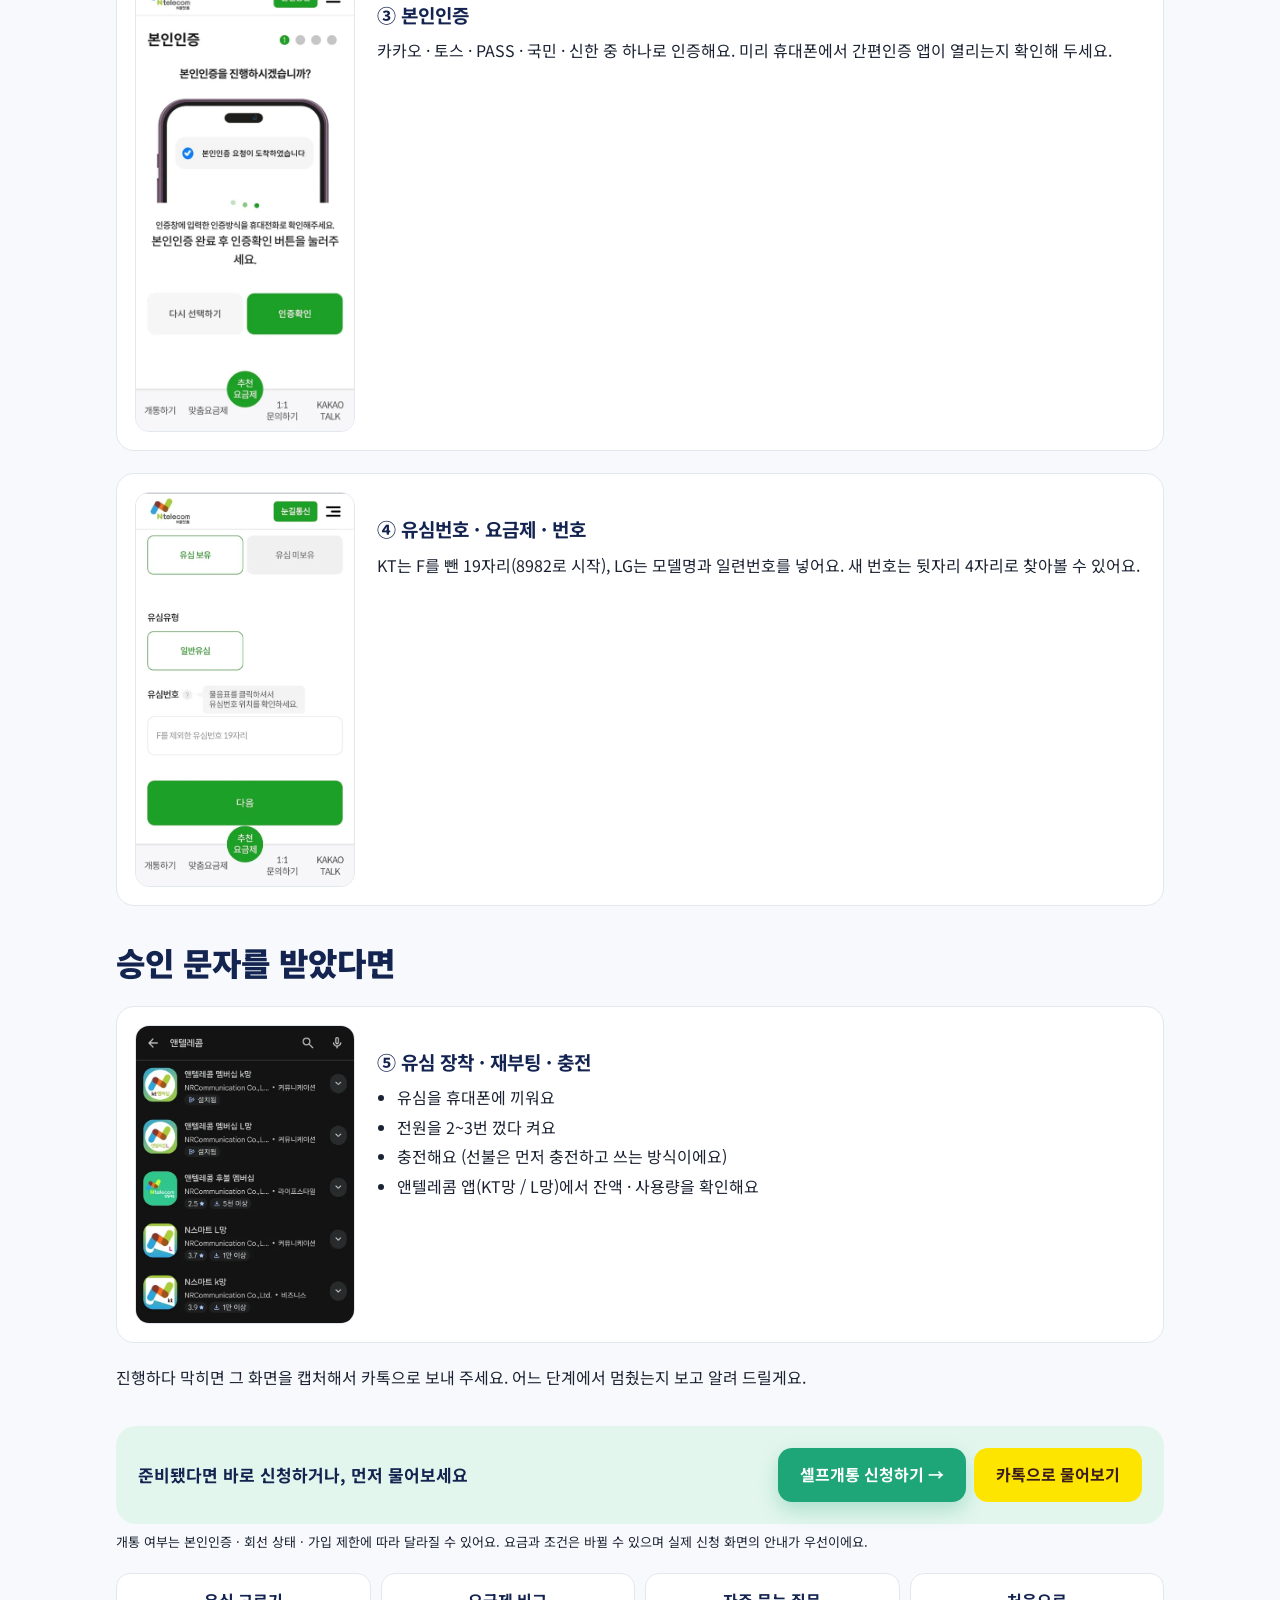
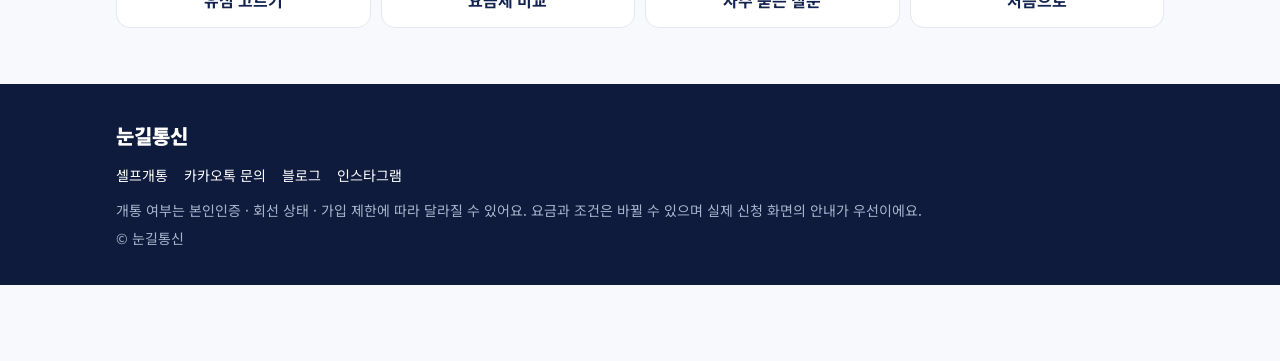
<file: guide/index.html>
<!doctype html>
<html lang="ko">
<head>
<meta charset="utf-8">
<meta name="viewport" content="width=device-width, initial-scale=1">
<title>선불폰 셀프개통 방법 5단계 (화면으로 보기) | 눈길통신</title>
<meta name="description" content="선불폰 비대면 셀프개통 순서. 통신망 선택, 안면인증, 본인인증, 유심번호 입력, 승인되면 유심 장착까지 실제 화면으로 따라 하세요.">
<meta property="og:title" content="선불폰 셀프개통 방법 5단계 (화면으로 보기) | 눈길통신">
<meta property="og:description" content="선불폰 비대면 셀프개통 순서. 통신망 선택, 안면인증, 본인인증, 유심번호 입력, 승인되면 유심 장착까지 실제 화면으로 따라 하세요.">
<meta property="og:type" content="article">
<meta property="og:image" content="https://xn--wk0b85ew1t64n.com/img/og.png">
<meta property="og:url" content="https://xn--wk0b85ew1t64n.com/guide/">
<link rel="canonical" href="https://xn--wk0b85ew1t64n.com/guide/">
<link rel="icon" href="data:image/svg+xml,%3Csvg xmlns='http://www.w3.org/2000/svg' viewBox='0 0 64 64'%3E%3Crect width='64' height='64' rx='16' fill='%23142450'/%3E%3Cpath d='M32 12v40M14.7 22l34.6 20M14.7 42l34.6-20' stroke='%23fff' stroke-width='5' stroke-linecap='round'/%3E%3C/svg%3E">
<link rel="preconnect" href="https://fonts.googleapis.com">
<link href="https://fonts.googleapis.com/css2?family=Noto+Sans+KR:wght@400;500;700;900&display=swap" rel="stylesheet">
<link rel="stylesheet" href="/style.css">
<script type="application/ld+json">{"@context": "https://schema.org", "@type": "HowTo", "name": "선불폰 셀프개통 방법", "step": [{"@type": "HowToStep", "name": "① 통신망 · 가입유형", "text": "가지고 있는 유심에 맞춰 KT 또는 LG를 골라요. 새 번호는 신규가입, 쓰던 번호는 번호이동이에요."}, {"@type": "HowToStep", "name": "② 안면인증", "text": "본인 명의 신분증으로 진행해요. 최대 3번까지 다시 시도할 수 있어요. 아이폰은 '탭하여 미리보기' 대신 URL을 눌러 열어요. 외국인은 안면인증을 진행하지 않아요."}, {"@type": "HowToStep", "name": "③ 본인인증", "text": "카카오 · 토스 · PASS · 국민 · 신한 중 하나로 인증해요. 미리 휴대폰에서 간편인증 앱이 열리는지 확인해 두세요."}, {"@type": "HowToStep", "name": "④ 유심번호 · 요금제 · 번호", "text": "KT는 F를 뺀 19자리(8982로 시작), LG는 모델명과 일련번호를 넣어요. 새 번호는 뒷자리 4자리로 찾아볼 수 있어요."}]}</script>
</head>
<body>
<header>
  <div class="wrap hd">
    <a href="/" class="logo" aria-label="눈길통신 홈"><svg viewBox="0 0 64 64" aria-hidden="true"><rect width="64" height="64" rx="16" fill="#142450"/><path d="M32 12v40M14.7 22l34.6 20M14.7 42l34.6-20" stroke="#fff" stroke-width="5" stroke-linecap="round"/><circle cx="32" cy="32" r="6" fill="#1ea578"/></svg>눈길통신</a>
    <nav class="menu"><a href="/usim/">유심</a><a href="/plans/">요금제</a><a href="/guide/">개통 방법</a><a href="/faq/">자주 묻는 질문</a></nav>
    <a class="btn btn-main" href="https://www.n-telecom.co.kr/snsrlf/view/open/selfopen_explain.aspx" target="_blank" rel="noopener">셀프개통</a>
  </div>
</header>
<section class="page-hero">
  <div class="wrap">
    <div class="crumb"><a href="/">눈길통신</a> › 선불폰 셀프개통 방법 </div>
    <h1>선불폰 셀프개통 방법 — 화면 보며 5단계</h1>
    <p>신분증 · 간편인증 · 유심만 있으면 휴대폰으로 신청할 수 있어요.</p>
  </div>
</section>
<section>
  <div class="wrap prose">

    <h2>준비물 세 가지</h2>
    <ul><li>본인 명의 신분증</li><li>간편인증 (카카오 · 토스 · PASS · 국민 · 신한)</li><li>선불 유심 (편의점 8,800원 · <a href="/usim/" style="color:var(--mint);font-weight:700">유심 고르기</a>)</li></ul>
    <h2>화면 보면서 그대로 따라 하세요</h2>
    <div class="step-row"><img src="/img/step2.webp" alt="① 통신망 · 가입유형 화면" loading="lazy"><div><h3>① 통신망 · 가입유형</h3><p>가지고 있는 유심에 맞춰 KT 또는 LG를 골라요. 새 번호는 신규가입, 쓰던 번호는 번호이동이에요.</p></div></div><div class="step-row"><img src="/img/step3.webp" alt="② 안면인증 화면" loading="lazy"><div><h3>② 안면인증</h3><p>본인 명의 신분증으로 진행해요. 최대 3번까지 다시 시도할 수 있어요. 아이폰은 '탭하여 미리보기' 대신 URL을 눌러 열어요. 외국인은 안면인증을 진행하지 않아요.</p></div></div><div class="step-row"><img src="/img/step4.webp" alt="③ 본인인증 화면" loading="lazy"><div><h3>③ 본인인증</h3><p>카카오 · 토스 · PASS · 국민 · 신한 중 하나로 인증해요. 미리 휴대폰에서 간편인증 앱이 열리는지 확인해 두세요.</p></div></div><div class="step-row"><img src="/img/step5.webp" alt="④ 유심번호 · 요금제 · 번호 화면" loading="lazy"><div><h3>④ 유심번호 · 요금제 · 번호</h3><p>KT는 F를 뺀 19자리(8982로 시작), LG는 모델명과 일련번호를 넣어요. 새 번호는 뒷자리 4자리로 찾아볼 수 있어요.</p></div></div>
    <h2>승인 문자를 받았다면</h2>
    <div class="step-row"><img src="/img/app.webp" alt="앤텔레콤 앱 화면" loading="lazy"><div><h3>⑤ 유심 장착 · 재부팅 · 충전</h3><ul><li>유심을 휴대폰에 끼워요</li><li>전원을 2~3번 껐다 켜요</li><li>충전해요 (선불은 먼저 충전하고 쓰는 방식이에요)</li><li>앤텔레콤 앱(KT망 / L망)에서 잔액 · 사용량을 확인해요</li></ul></div></div>
    <p>진행하다 막히면 그 화면을 캡처해서 카톡으로 보내 주세요. 어느 단계에서 멈췄는지 보고 알려 드릴게요.</p>

    <div class="cta-box"><b>준비됐다면 바로 신청하거나, 먼저 물어보세요</b><div class="cta"><a class="btn btn-main" href="https://www.n-telecom.co.kr/snsrlf/view/open/selfopen_explain.aspx" target="_blank" rel="noopener">셀프개통 신청하기 →</a><a class="btn btn-kakao" href="https://pf.kakao.com/_bYuxiX/chat" target="_blank" rel="noopener">카톡으로 물어보기</a></div></div>
    <p class="note">개통 여부는 본인인증 · 회선 상태 · 가입 제한에 따라 달라질 수 있어요. 요금과 조건은 바뀔 수 있으며 실제 신청 화면의 안내가 우선이에요.</p>
    <div class="sub-links"><a href="/usim/">유심 고르기</a><a href="/plans/">요금제 비교</a><a href="/faq/">자주 묻는 질문</a><a href="/">처음으로</a></div>
  </div>
</section>
<footer>
  <div class="wrap">
    <div class="logo" style="color:#fff">눈길통신</div>
    <div class="links">
      <a href="https://www.n-telecom.co.kr/snsrlf/view/open/selfopen_explain.aspx" target="_blank" rel="noopener">셀프개통</a>
      <a href="https://pf.kakao.com/_bYuxiX/chat" target="_blank" rel="noopener">카카오톡 문의</a>
      <a href="https://blog.naver.com/dream-0625" target="_blank" rel="noopener">블로그</a>
      <a href="https://www.instagram.com/snsrlf_mango/" target="_blank" rel="noopener">인스타그램</a>
    </div>
    <p>개통 여부는 본인인증 · 회선 상태 · 가입 제한에 따라 달라질 수 있어요. 요금과 조건은 바뀔 수 있으며 실제 신청 화면의 안내가 우선이에요.</p>
    <p style="margin-top:6px">© 눈길통신</p>
  </div>
</footer>
<div class="bar"><a class="btn btn-main" href="https://www.n-telecom.co.kr/snsrlf/view/open/selfopen_explain.aspx" target="_blank" rel="noopener">셀프개통</a><a class="btn btn-kakao" href="https://pf.kakao.com/_bYuxiX/chat" target="_blank" rel="noopener">카톡 문의</a></div>
</body>
</html>
</file>
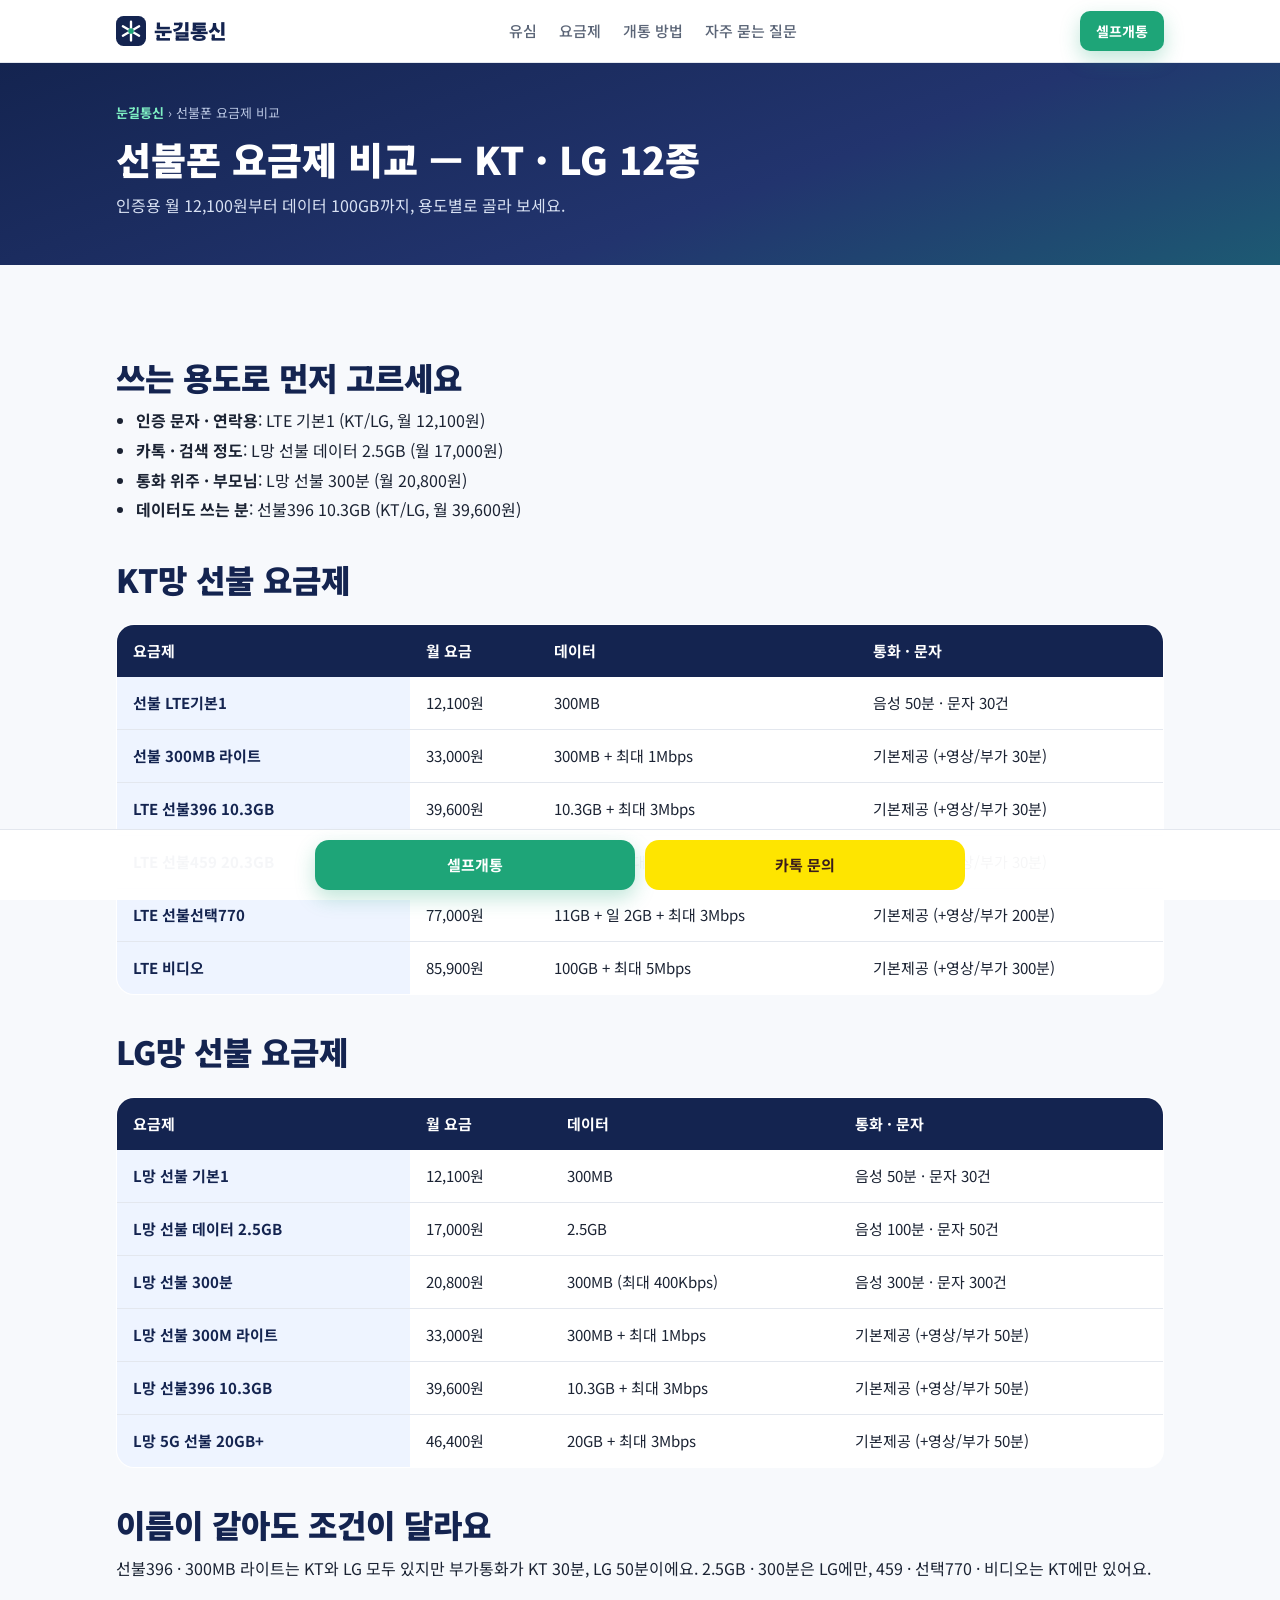
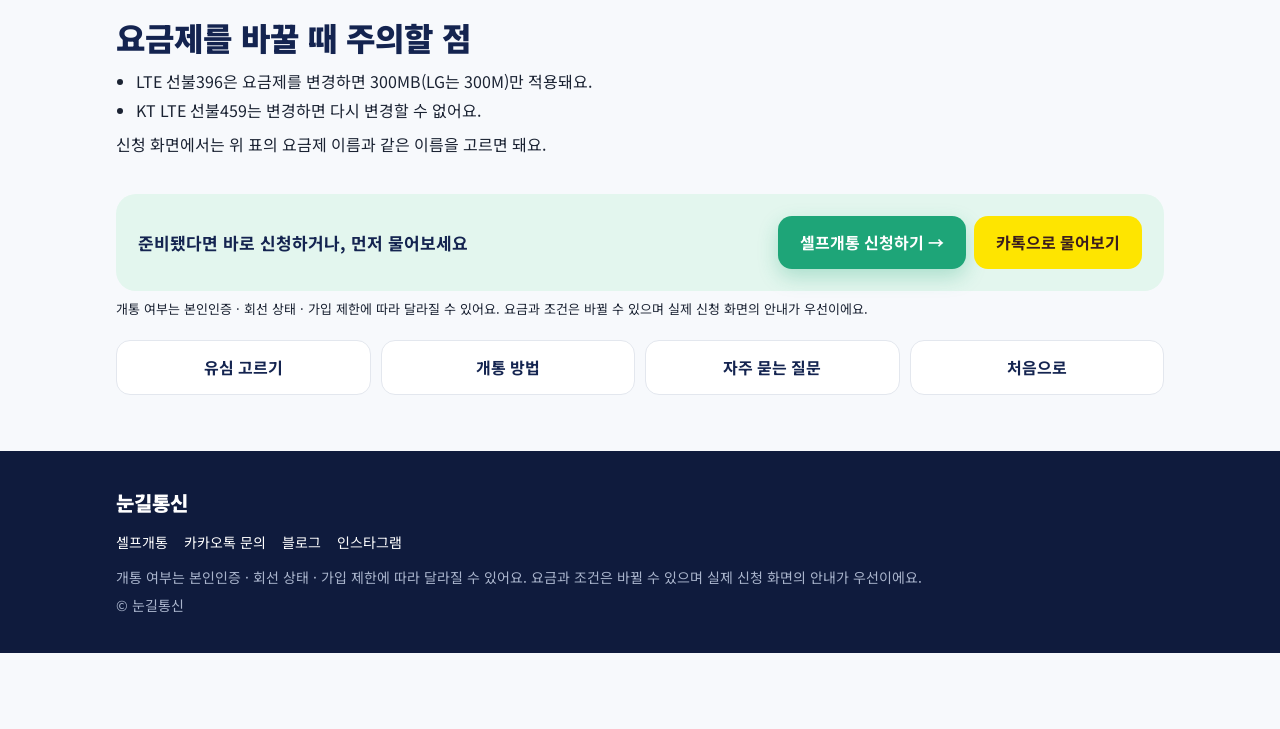
<file: plans/index.html>
<!doctype html>
<html lang="ko">
<head>
<meta charset="utf-8">
<meta name="viewport" content="width=device-width, initial-scale=1">
<title>선불폰 요금제 KT·LG 비교 — 월 12,100원부터 | 눈길통신</title>
<meta name="description" content="KT망·LG망 선불 요금제 12종 비교. LTE 기본1 12,100원, 데이터 2.5GB 17,000원, 선불 300분 20,800원, 선불396 39,600원 등 용도별 고르는 법과 요금제를 바꿀 때 확인할 점.">
<meta property="og:title" content="선불폰 요금제 KT·LG 비교 — 월 12,100원부터 | 눈길통신">
<meta property="og:description" content="KT망·LG망 선불 요금제 12종 비교. LTE 기본1 12,100원, 데이터 2.5GB 17,000원, 선불 300분 20,800원, 선불396 39,600원 등 용도별 고르는 법과 요금제를 바꿀 때 확인할 점.">
<meta property="og:type" content="article">
<meta property="og:image" content="https://xn--wk0b85ew1t64n.com/img/og.png">
<meta property="og:url" content="https://xn--wk0b85ew1t64n.com/plans/">
<link rel="canonical" href="https://xn--wk0b85ew1t64n.com/plans/">
<link rel="icon" href="data:image/svg+xml,%3Csvg xmlns='http://www.w3.org/2000/svg' viewBox='0 0 64 64'%3E%3Crect width='64' height='64' rx='16' fill='%23142450'/%3E%3Cpath d='M32 12v40M14.7 22l34.6 20M14.7 42l34.6-20' stroke='%23fff' stroke-width='5' stroke-linecap='round'/%3E%3C/svg%3E">
<link rel="preconnect" href="https://fonts.googleapis.com">
<link href="https://fonts.googleapis.com/css2?family=Noto+Sans+KR:wght@400;500;700;900&display=swap" rel="stylesheet">
<link rel="stylesheet" href="/style.css">

</head>
<body>
<header>
  <div class="wrap hd">
    <a href="/" class="logo" aria-label="눈길통신 홈"><svg viewBox="0 0 64 64" aria-hidden="true"><rect width="64" height="64" rx="16" fill="#142450"/><path d="M32 12v40M14.7 22l34.6 20M14.7 42l34.6-20" stroke="#fff" stroke-width="5" stroke-linecap="round"/><circle cx="32" cy="32" r="6" fill="#1ea578"/></svg>눈길통신</a>
    <nav class="menu"><a href="/usim/">유심</a><a href="/plans/">요금제</a><a href="/guide/">개통 방법</a><a href="/faq/">자주 묻는 질문</a></nav>
    <a class="btn btn-main" href="https://www.n-telecom.co.kr/snsrlf/view/open/selfopen_explain.aspx" target="_blank" rel="noopener">셀프개통</a>
  </div>
</header>
<section class="page-hero">
  <div class="wrap">
    <div class="crumb"><a href="/">눈길통신</a> › 선불폰 요금제 비교 </div>
    <h1>선불폰 요금제 비교 — KT · LG 12종</h1>
    <p>인증용 월 12,100원부터 데이터 100GB까지, 용도별로 골라 보세요.</p>
  </div>
</section>
<section>
  <div class="wrap prose">

    <h2>쓰는 용도로 먼저 고르세요</h2>
    <ul><li><b>인증 문자 · 연락용</b>: LTE 기본1 (KT/LG, 월 12,100원)</li><li><b>카톡 · 검색 정도</b>: L망 선불 데이터 2.5GB (월 17,000원)</li><li><b>통화 위주 · 부모님</b>: L망 선불 300분 (월 20,800원)</li><li><b>데이터도 쓰는 분</b>: 선불396 10.3GB (KT/LG, 월 39,600원)</li></ul>
    <h2>KT망 선불 요금제</h2>
    <table class="tbl"><thead><tr><th>요금제</th><th>월 요금</th><th>데이터</th><th>통화 · 문자</th></tr></thead><tbody><tr><th>선불 LTE기본1</th><td>12,100원</td><td>300MB</td><td>음성 50분 · 문자 30건</td></tr><tr><th>선불 300MB 라이트</th><td>33,000원</td><td>300MB + 최대 1Mbps</td><td>기본제공 (+영상/부가 30분)</td></tr><tr><th>LTE 선불396 10.3GB</th><td>39,600원</td><td>10.3GB + 최대 3Mbps</td><td>기본제공 (+영상/부가 30분)</td></tr><tr><th>LTE 선불459 20.3GB</th><td>45,900원</td><td>20.3GB + 최대 3Mbps</td><td>기본제공 (+영상/부가 30분)</td></tr><tr><th>LTE 선불선택770</th><td>77,000원</td><td>11GB + 일 2GB + 최대 3Mbps</td><td>기본제공 (+영상/부가 200분)</td></tr><tr><th>LTE 비디오</th><td>85,900원</td><td>100GB + 최대 5Mbps</td><td>기본제공 (+영상/부가 300분)</td></tr></tbody></table>
    <h2>LG망 선불 요금제</h2>
    <table class="tbl"><thead><tr><th>요금제</th><th>월 요금</th><th>데이터</th><th>통화 · 문자</th></tr></thead><tbody><tr><th>L망 선불 기본1</th><td>12,100원</td><td>300MB</td><td>음성 50분 · 문자 30건</td></tr><tr><th>L망 선불 데이터 2.5GB</th><td>17,000원</td><td>2.5GB</td><td>음성 100분 · 문자 50건</td></tr><tr><th>L망 선불 300분</th><td>20,800원</td><td>300MB (최대 400Kbps)</td><td>음성 300분 · 문자 300건</td></tr><tr><th>L망 선불 300M 라이트</th><td>33,000원</td><td>300MB + 최대 1Mbps</td><td>기본제공 (+영상/부가 50분)</td></tr><tr><th>L망 선불396 10.3GB</th><td>39,600원</td><td>10.3GB + 최대 3Mbps</td><td>기본제공 (+영상/부가 50분)</td></tr><tr><th>L망 5G 선불 20GB+</th><td>46,400원</td><td>20GB + 최대 3Mbps</td><td>기본제공 (+영상/부가 50분)</td></tr></tbody></table>
    <h2>이름이 같아도 조건이 달라요</h2>
    <p>선불396 · 300MB 라이트는 KT와 LG 모두 있지만 부가통화가 KT 30분, LG 50분이에요. 2.5GB · 300분은 LG에만, 459 · 선택770 · 비디오는 KT에만 있어요.</p>
    <h2>요금제를 바꿀 때 주의할 점</h2>
    <ul><li>LTE 선불396은 요금제를 변경하면 300MB(LG는 300M)만 적용돼요.</li><li>KT LTE 선불459는 변경하면 다시 변경할 수 없어요.</li></ul>
    <p>신청 화면에서는 위 표의 요금제 이름과 같은 이름을 고르면 돼요.</p>

    <div class="cta-box"><b>준비됐다면 바로 신청하거나, 먼저 물어보세요</b><div class="cta"><a class="btn btn-main" href="https://www.n-telecom.co.kr/snsrlf/view/open/selfopen_explain.aspx" target="_blank" rel="noopener">셀프개통 신청하기 →</a><a class="btn btn-kakao" href="https://pf.kakao.com/_bYuxiX/chat" target="_blank" rel="noopener">카톡으로 물어보기</a></div></div>
    <p class="note">개통 여부는 본인인증 · 회선 상태 · 가입 제한에 따라 달라질 수 있어요. 요금과 조건은 바뀔 수 있으며 실제 신청 화면의 안내가 우선이에요.</p>
    <div class="sub-links"><a href="/usim/">유심 고르기</a><a href="/guide/">개통 방법</a><a href="/faq/">자주 묻는 질문</a><a href="/">처음으로</a></div>
  </div>
</section>
<footer>
  <div class="wrap">
    <div class="logo" style="color:#fff">눈길통신</div>
    <div class="links">
      <a href="https://www.n-telecom.co.kr/snsrlf/view/open/selfopen_explain.aspx" target="_blank" rel="noopener">셀프개통</a>
      <a href="https://pf.kakao.com/_bYuxiX/chat" target="_blank" rel="noopener">카카오톡 문의</a>
      <a href="https://blog.naver.com/dream-0625" target="_blank" rel="noopener">블로그</a>
      <a href="https://www.instagram.com/snsrlf_mango/" target="_blank" rel="noopener">인스타그램</a>
    </div>
    <p>개통 여부는 본인인증 · 회선 상태 · 가입 제한에 따라 달라질 수 있어요. 요금과 조건은 바뀔 수 있으며 실제 신청 화면의 안내가 우선이에요.</p>
    <p style="margin-top:6px">© 눈길통신</p>
  </div>
</footer>
<div class="bar"><a class="btn btn-main" href="https://www.n-telecom.co.kr/snsrlf/view/open/selfopen_explain.aspx" target="_blank" rel="noopener">셀프개통</a><a class="btn btn-kakao" href="https://pf.kakao.com/_bYuxiX/chat" target="_blank" rel="noopener">카톡 문의</a></div>
</body>
</html>
</file>
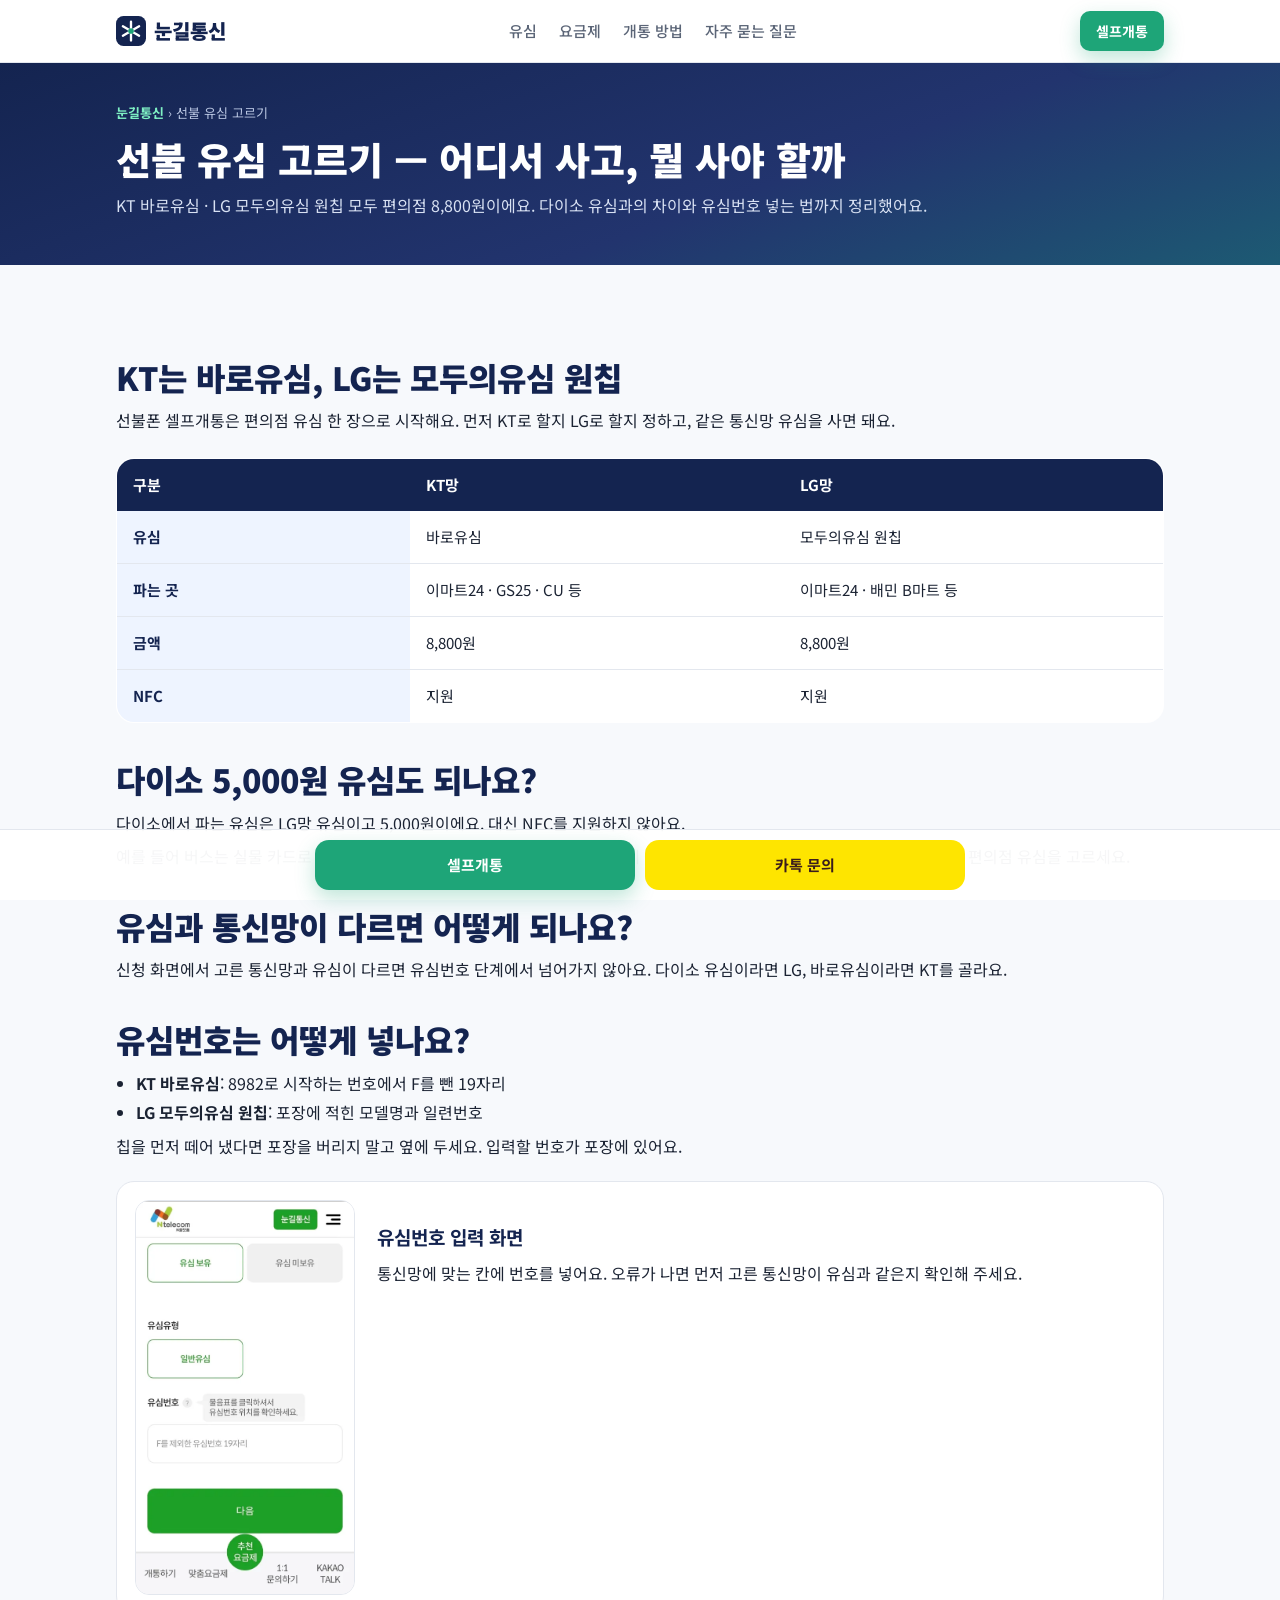
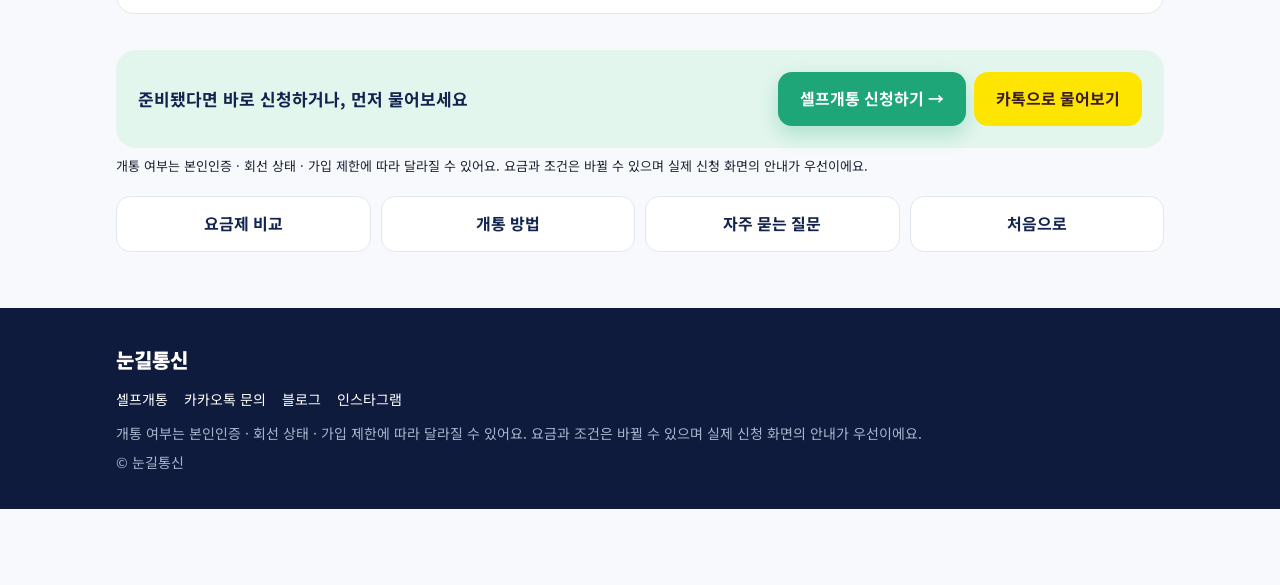
<file: usim/index.html>
<!doctype html>
<html lang="ko">
<head>
<meta charset="utf-8">
<meta name="viewport" content="width=device-width, initial-scale=1">
<title>KT 바로유심·모두의유심 원칩 파는 곳과 고르는 법 | 눈길통신</title>
<meta name="description" content="선불폰 셀프개통 유심 고르기. KT는 바로유심(이마트24·GS25·CU), LG는 모두의유심 원칩(이마트24·B마트), 각 8,800원. 다이소 유심 차이와 유심번호 입력법.">
<meta property="og:title" content="KT 바로유심·모두의유심 원칩 파는 곳과 고르는 법 | 눈길통신">
<meta property="og:description" content="선불폰 셀프개통 유심 고르기. KT는 바로유심(이마트24·GS25·CU), LG는 모두의유심 원칩(이마트24·B마트), 각 8,800원. 다이소 유심 차이와 유심번호 입력법.">
<meta property="og:type" content="article">
<meta property="og:image" content="https://xn--wk0b85ew1t64n.com/img/og.png">
<meta property="og:url" content="https://xn--wk0b85ew1t64n.com/usim/">
<link rel="canonical" href="https://xn--wk0b85ew1t64n.com/usim/">
<link rel="icon" href="data:image/svg+xml,%3Csvg xmlns='http://www.w3.org/2000/svg' viewBox='0 0 64 64'%3E%3Crect width='64' height='64' rx='16' fill='%23142450'/%3E%3Cpath d='M32 12v40M14.7 22l34.6 20M14.7 42l34.6-20' stroke='%23fff' stroke-width='5' stroke-linecap='round'/%3E%3C/svg%3E">
<link rel="preconnect" href="https://fonts.googleapis.com">
<link href="https://fonts.googleapis.com/css2?family=Noto+Sans+KR:wght@400;500;700;900&display=swap" rel="stylesheet">
<link rel="stylesheet" href="/style.css">

</head>
<body>
<header>
  <div class="wrap hd">
    <a href="/" class="logo" aria-label="눈길통신 홈"><svg viewBox="0 0 64 64" aria-hidden="true"><rect width="64" height="64" rx="16" fill="#142450"/><path d="M32 12v40M14.7 22l34.6 20M14.7 42l34.6-20" stroke="#fff" stroke-width="5" stroke-linecap="round"/><circle cx="32" cy="32" r="6" fill="#1ea578"/></svg>눈길통신</a>
    <nav class="menu"><a href="/usim/">유심</a><a href="/plans/">요금제</a><a href="/guide/">개통 방법</a><a href="/faq/">자주 묻는 질문</a></nav>
    <a class="btn btn-main" href="https://www.n-telecom.co.kr/snsrlf/view/open/selfopen_explain.aspx" target="_blank" rel="noopener">셀프개통</a>
  </div>
</header>
<section class="page-hero">
  <div class="wrap">
    <div class="crumb"><a href="/">눈길통신</a> › 선불 유심 고르기 </div>
    <h1>선불 유심 고르기 — 어디서 사고, 뭘 사야 할까</h1>
    <p>KT 바로유심 · LG 모두의유심 원칩 모두 편의점 8,800원이에요. 다이소 유심과의 차이와 유심번호 넣는 법까지 정리했어요.</p>
  </div>
</section>
<section>
  <div class="wrap prose">

    <h2>KT는 바로유심, LG는 모두의유심 원칩</h2>
    <p>선불폰 셀프개통은 편의점 유심 한 장으로 시작해요. 먼저 KT로 할지 LG로 할지 정하고, 같은 통신망 유심을 사면 돼요.</p>
    <table class="tbl"><thead><tr><th>구분</th><th>KT망</th><th>LG망</th></tr></thead><tbody><tr><th>유심</th><td>바로유심</td><td>모두의유심 원칩</td></tr><tr><th>파는 곳</th><td>이마트24 · GS25 · CU 등</td><td>이마트24 · 배민 B마트 등</td></tr><tr><th>금액</th><td>8,800원</td><td>8,800원</td></tr><tr><th>NFC</th><td>지원</td><td>지원</td></tr></tbody></table>
    <h2>다이소 5,000원 유심도 되나요?</h2>
    <p>다이소에서 파는 유심은 LG망 유심이고 5,000원이에요. 대신 NFC를 지원하지 않아요.</p>
    <p>예를 들어 버스는 실물 카드로 타고 휴대폰은 전화와 인증 문자만 받는다면 크게 불편하지 않아요. 휴대폰을 교통카드처럼 쓰려면 편의점 유심을 고르세요.</p>
    <h2>유심과 통신망이 다르면 어떻게 되나요?</h2>
    <p>신청 화면에서 고른 통신망과 유심이 다르면 유심번호 단계에서 넘어가지 않아요. 다이소 유심이라면 LG, 바로유심이라면 KT를 골라요.</p>
    <h2>유심번호는 어떻게 넣나요?</h2>
    <ul><li><b>KT 바로유심</b>: 8982로 시작하는 번호에서 F를 뺀 19자리</li><li><b>LG 모두의유심 원칩</b>: 포장에 적힌 모델명과 일련번호</li></ul>
    <p>칩을 먼저 떼어 냈다면 포장을 버리지 말고 옆에 두세요. 입력할 번호가 포장에 있어요.</p>
    <div class="step-row"><img src="/img/step5.webp" alt="유심번호 입력 화면" loading="lazy" width="555" height="1000"><div><h3>유심번호 입력 화면</h3><p>통신망에 맞는 칸에 번호를 넣어요. 오류가 나면 먼저 고른 통신망이 유심과 같은지 확인해 주세요.</p></div></div>

    <div class="cta-box"><b>준비됐다면 바로 신청하거나, 먼저 물어보세요</b><div class="cta"><a class="btn btn-main" href="https://www.n-telecom.co.kr/snsrlf/view/open/selfopen_explain.aspx" target="_blank" rel="noopener">셀프개통 신청하기 →</a><a class="btn btn-kakao" href="https://pf.kakao.com/_bYuxiX/chat" target="_blank" rel="noopener">카톡으로 물어보기</a></div></div>
    <p class="note">개통 여부는 본인인증 · 회선 상태 · 가입 제한에 따라 달라질 수 있어요. 요금과 조건은 바뀔 수 있으며 실제 신청 화면의 안내가 우선이에요.</p>
    <div class="sub-links"><a href="/plans/">요금제 비교</a><a href="/guide/">개통 방법</a><a href="/faq/">자주 묻는 질문</a><a href="/">처음으로</a></div>
  </div>
</section>
<footer>
  <div class="wrap">
    <div class="logo" style="color:#fff">눈길통신</div>
    <div class="links">
      <a href="https://www.n-telecom.co.kr/snsrlf/view/open/selfopen_explain.aspx" target="_blank" rel="noopener">셀프개통</a>
      <a href="https://pf.kakao.com/_bYuxiX/chat" target="_blank" rel="noopener">카카오톡 문의</a>
      <a href="https://blog.naver.com/dream-0625" target="_blank" rel="noopener">블로그</a>
      <a href="https://www.instagram.com/snsrlf_mango/" target="_blank" rel="noopener">인스타그램</a>
    </div>
    <p>개통 여부는 본인인증 · 회선 상태 · 가입 제한에 따라 달라질 수 있어요. 요금과 조건은 바뀔 수 있으며 실제 신청 화면의 안내가 우선이에요.</p>
    <p style="margin-top:6px">© 눈길통신</p>
  </div>
</footer>
<div class="bar"><a class="btn btn-main" href="https://www.n-telecom.co.kr/snsrlf/view/open/selfopen_explain.aspx" target="_blank" rel="noopener">셀프개통</a><a class="btn btn-kakao" href="https://pf.kakao.com/_bYuxiX/chat" target="_blank" rel="noopener">카톡 문의</a></div>
</body>
</html>
</file>
<file: style.css>
:root{
  --navy:#142450; --navy2:#22346e; --mint:#1ea578; --mint-l:#e3f6ee; --sky:#eef4ff;
  --ink:#1b2333; --sub:#5b6577; --line:#e3e7ee; --bg:#f7f9fc; --card:#fff;
  --kakao:#fee500; --warn:#fff5e5; --warn-ink:#9a5b00; --r:18px;
}
*{box-sizing:border-box;margin:0;padding:0}
html{scroll-behavior:smooth}
body{font-family:"Noto Sans KR",system-ui,-apple-system,"Malgun Gothic",sans-serif;color:var(--ink);background:var(--bg);line-height:1.6;word-break:keep-all;padding-bottom:76px}
a{color:inherit;text-decoration:none}
img{max-width:100%;height:auto;display:block}
.wrap{max-width:1080px;margin:0 auto;padding:0 16px}
section{padding:56px 0}
.eyebrow{display:inline-block;font-size:13px;font-weight:700;color:var(--mint);background:var(--mint-l);padding:4px 12px;border-radius:99px;margin-bottom:12px}
h2{font-size:clamp(24px,4vw,32px);line-height:1.3;font-weight:900;color:var(--navy)}
.lead{color:var(--sub);margin-top:8px}
.btn{display:inline-flex;align-items:center;justify-content:center;gap:8px;font-weight:700;border-radius:14px;padding:14px 22px;font-size:16px;cursor:pointer;border:0;transition:transform .15s,box-shadow .15s}
.btn:hover{transform:translateY(-1px)}
.btn-main{background:var(--mint);color:#fff;box-shadow:0 8px 20px rgba(30,165,120,.28)}
.btn-kakao{background:var(--kakao);color:#3a1d1d}
.btn-line{background:#fff;color:var(--navy);border:1.5px solid var(--line)}
.note{font-size:13px;color:var(--sub)}

/* header */
header{position:sticky;top:0;z-index:20;background:rgba(255,255,255,.92);backdrop-filter:blur(8px);border-bottom:1px solid var(--line)}
.hd{display:flex;align-items:center;justify-content:space-between;height:62px}
.logo{display:flex;align-items:center;gap:8px;font-weight:900;font-size:20px;color:var(--navy)}
.logo svg{width:30px;height:30px}
nav.menu{display:flex;gap:22px;font-size:15px;font-weight:500;color:var(--sub)}
nav.menu a:hover{color:var(--navy)}
.hd .btn{padding:9px 16px;font-size:14px;border-radius:10px}
@media(max-width:820px){nav.menu{display:none}}

/* hero */
.hero{background:radial-gradient(circle at 85% 15%,rgba(126,240,196,.20),transparent 42%),radial-gradient(circle at 10% 90%,rgba(143,211,255,.14),transparent 40%),linear-gradient(160deg,#142450 0%,#22346e 55%,#1d5a73 100%);color:#fff;padding:56px 0 84px;position:relative;overflow:hidden}
.hero:before,.hero:after{content:"";position:absolute;border-radius:50%;background:rgba(255,255,255,.06)}
.hero:before{width:420px;height:420px;right:-120px;top:-140px}
.hero:after{width:260px;height:260px;left:-90px;bottom:-120px}
.hero-grid{display:grid;grid-template-columns:1.15fr .85fr;gap:32px;align-items:center;position:relative;z-index:1}
.hero .badge{display:inline-block;background:rgba(255,255,255,.12);border:1px solid rgba(255,255,255,.2);padding:6px 14px;border-radius:99px;font-size:13px;margin-bottom:18px}
.hero h1{font-size:clamp(30px,5.2vw,48px);line-height:1.22;font-weight:900}
.hero h1 em{font-style:normal;color:#7ef0c4;background:linear-gradient(90deg,#7ef0c4,#8fd3ff);-webkit-background-clip:text;background-clip:text;-webkit-text-fill-color:transparent}
.hero p.sub{margin-top:14px;font-size:17px;color:#d8e1f3}
.hero .cta{display:flex;flex-wrap:wrap;gap:10px;margin-top:26px}
.hero .facts{display:flex;flex-wrap:wrap;gap:8px;margin-top:22px}
.hero .facts span{font-size:13px;background:rgba(255,255,255,.1);padding:6px 12px;border-radius:10px}
.phone-wrap{position:relative;justify-self:center;padding:12px 34px}
.phone{position:relative;width:260px;border-radius:36px;border:9px solid #0b1430;box-shadow:0 30px 60px rgba(0,0,0,.35),0 0 0 1px rgba(255,255,255,.08);overflow:hidden;background:#fff;transform:rotate(-2deg)}
.phone:before{content:"";position:absolute;top:0;left:50%;transform:translateX(-50%);width:36%;height:16px;background:#0b1430;border-radius:0 0 12px 12px;z-index:2}
.phone img{width:100%;height:auto}
.float{position:absolute;z-index:3;background:#fff;color:var(--navy);font-weight:700;font-size:14px;padding:10px 14px;border-radius:14px;box-shadow:0 14px 30px rgba(0,0,0,.25);white-space:nowrap;animation:bob 4s ease-in-out infinite}
.float b{color:var(--mint)}
.f1{left:-8px;top:20%}
.f2{right:-4px;bottom:18%;animation-delay:-2s}
@keyframes bob{50%{transform:translateY(-8px)}}
.hero-grid>*{min-width:0}
@media(max-width:820px){.hero-grid{grid-template-columns:1fr}.phone-wrap{margin-top:6px;padding:12px 18px;max-width:100%}.phone{width:min(210px,62vw)}.float{font-size:13px;padding:8px 12px}.f1{left:0}.f2{right:0}}
@media(prefers-reduced-motion:reduce){.float{animation:none}}

/* quick check */
.check{background:#fff;border:1px solid var(--line);border-radius:24px;padding:28px;margin-top:-36px;position:relative;z-index:2;box-shadow:0 16px 40px rgba(20,36,80,.08)}
.check .step{font-size:13px;font-weight:700;color:var(--mint)}
.check h3{font-size:22px;color:var(--navy);margin:6px 0 4px}
.choices{display:grid;grid-template-columns:1fr 1fr;gap:12px;margin-top:18px}
.choice{text-align:left;background:var(--bg);border:1.5px solid var(--line);border-radius:16px;padding:18px;cursor:pointer;font:inherit;color:inherit;transition:border-color .15s,background .15s}
.choice:hover{border-color:var(--mint);background:var(--mint-l)}
.choice b{display:block;font-size:17px;color:var(--navy)}
.choice small{color:var(--sub)}
.result{display:none;margin-top:18px;padding:18px;border-radius:16px;background:var(--mint-l)}
.result.show{display:block}
.result p{margin-bottom:12px}
.reset{margin-top:12px;background:none;border:0;color:var(--sub);text-decoration:underline;cursor:pointer;font:inherit;font-size:14px}
@media(max-width:560px){.choices{grid-template-columns:1fr}.check{padding:20px}}
.trust{display:grid;grid-template-columns:repeat(4,1fr);gap:12px;margin-top:16px}
.trust div{background:#fff;border:1px solid var(--line);border-radius:16px;padding:16px 10px;text-align:center}
.trust b{display:block;font-size:21px;font-weight:900;color:var(--navy);line-height:1.3}
.trust span{font-size:13px;color:var(--sub)}
@media(max-width:700px){.trust{grid-template-columns:repeat(2,1fr)}}

/* cards */
.grid3{display:grid;grid-template-columns:repeat(3,1fr);gap:16px;margin-top:28px}
.grid2{display:grid;grid-template-columns:repeat(2,1fr);gap:16px;margin-top:28px}
@media(max-width:820px){.grid3{grid-template-columns:1fr}.grid2{grid-template-columns:1fr}}
.card{background:var(--card);border:1px solid var(--line);border-radius:var(--r);padding:22px;transition:transform .2s,box-shadow .2s,border-color .2s}
.card:hover,.plan:hover,.shot:hover{transform:translateY(-3px);box-shadow:0 16px 34px rgba(20,36,80,.09);border-color:#cde8dc}
.num{width:38px;height:38px;border-radius:12px;background:linear-gradient(135deg,var(--mint),#147a59);color:#fff;display:grid;place-items:center;font-weight:900;margin-bottom:12px;box-shadow:0 6px 14px rgba(30,165,120,.3)}
.card h3{font-size:18px;color:var(--navy);margin-bottom:4px}
.card p{color:var(--sub);font-size:15px}

/* table */
.tbl{width:100%;border-collapse:collapse;margin-top:24px;background:#fff;border-radius:var(--r);overflow:hidden;border:1px solid var(--line)}
.tbl th,.tbl td{padding:14px 16px;border-bottom:1px solid var(--line);text-align:left;font-size:15px}
.tbl thead th{background:var(--navy);color:#fff;font-weight:700}
.tbl tbody th{background:var(--sky);color:var(--navy);width:28%}
.tbl tr:last-child td,.tbl tr:last-child th{border-bottom:0}

/* plans */
.tabs{display:inline-flex;background:#fff;border:1px solid var(--line);border-radius:14px;padding:4px;margin-top:24px}
.tab{border:0;background:none;padding:10px 22px;border-radius:10px;font:inherit;font-weight:700;color:var(--sub);cursor:pointer}
.tab.on{background:var(--navy);color:#fff}
.plans{display:grid;grid-template-columns:repeat(3,1fr);gap:14px;margin-top:18px}
@media(max-width:900px){.plans{grid-template-columns:repeat(2,1fr)}}
@media(max-width:560px){.plans{grid-template-columns:1fr}}
.plan{background:#fff;border:1px solid var(--line);border-radius:var(--r);padding:20px;display:flex;flex-direction:column;gap:10px;position:relative;transition:transform .2s,box-shadow .2s,border-color .2s}
.plan.pick{border:2px solid var(--mint);background:linear-gradient(180deg,#f1fbf6,#fff 45%)}
.plan .tag{position:absolute;top:14px;right:14px;font-size:12px;font-weight:700;background:var(--mint-l);color:var(--mint);padding:3px 10px;border-radius:99px}
.plan .net{font-size:12px;font-weight:700;color:#fff;background:var(--navy2);align-self:flex-start;padding:2px 9px;border-radius:6px}
.plan .price{font-size:26px;font-weight:900;color:var(--navy)}
.plan .price small{font-size:14px;font-weight:500;color:var(--sub)}
.plan .name{font-weight:700}
.plan dl{display:grid;grid-template-columns:auto 1fr;gap:4px 12px;font-size:14px;color:var(--sub)}
.plan dt{font-weight:500}
.plan dd{color:var(--ink);font-weight:500}
.plan .for{font-size:13px;color:var(--mint);font-weight:700}
.plan .warn{font-size:12.5px;background:var(--warn);color:var(--warn-ink);padding:8px 10px;border-radius:10px}
.plan .row{display:flex;gap:8px;margin-top:auto}
.plan .row .btn{flex:1;padding:10px;font-size:14px;border-radius:10px}
.howto{display:flex;flex-wrap:wrap;gap:8px;margin-top:16px;font-size:14px;color:var(--sub)}
.howto span{background:#fff;border:1px solid var(--line);padding:6px 12px;border-radius:10px}

/* steps with screenshots */
.shots{display:grid;grid-template-columns:repeat(4,1fr);gap:16px;margin-top:28px}
@media(max-width:900px){.shots{grid-template-columns:repeat(2,1fr)}}
.shot{background:linear-gradient(180deg,var(--sky),#fff 55%);border:1px solid var(--line);border-radius:var(--r);padding:14px;transition:transform .2s,box-shadow .2s,border-color .2s}
.shot img{border-radius:14px;border:1px solid var(--line);aspect-ratio:9/16;object-fit:cover;object-position:top;width:100%;box-shadow:0 8px 20px rgba(20,36,80,.08)}
.shot b{display:block;margin-top:10px;color:var(--navy)}
.shot p{font-size:14px;color:var(--sub)}

/* after */
.after{background:var(--navy);color:#fff;border-radius:24px;padding:28px;display:grid;grid-template-columns:1.2fr .8fr;gap:24px;align-items:center;margin-top:28px}
.after h3{font-size:22px;margin-bottom:12px}
.after ol{padding-left:20px;display:grid;gap:8px;color:#dfe6f5}
.after{background:radial-gradient(circle at 90% 10%,rgba(126,240,196,.18),transparent 45%),var(--navy)}
.after ol li::marker{color:#7ef0c4;font-weight:700}
.after img{border-radius:18px;width:min(230px,100%);justify-self:center;box-shadow:0 18px 40px rgba(0,0,0,.3)}
@media(max-width:820px){.after{grid-template-columns:1fr}}

/* situations */
.sit{display:flex;flex-direction:column;gap:8px}
.sit .ico{width:52px;height:52px;border-radius:16px;background:var(--sky);display:grid;place-items:center;font-size:26px}
.sit a{margin-top:auto;font-weight:700;color:var(--mint);font-size:14px}

/* faq */
.faq{margin-top:24px;display:grid;gap:10px}
details{background:#fff;border:1px solid var(--line);border-radius:14px;padding:0 18px}
summary{cursor:pointer;list-style:none;padding:16px 0;font-weight:700;color:var(--navy);display:flex;justify-content:space-between;gap:12px}
summary::-webkit-details-marker{display:none}
summary:after{content:"+";font-size:22px;line-height:1;color:var(--mint)}
details[open] summary:after{content:"−"}
details p{padding:0 0 16px;color:var(--sub)}

/* final cta */
.final{background:radial-gradient(circle at 15% 20%,rgba(255,255,255,.16),transparent 35%),radial-gradient(circle at 90% 90%,rgba(255,255,255,.12),transparent 35%),linear-gradient(135deg,#1ea578,#178a64);color:#fff;border-radius:28px;padding:48px 28px;text-align:center}
.reveal{opacity:0;transform:translateY(18px);transition:opacity .6s ease,transform .6s ease}
.reveal.in{opacity:1;transform:none}
.final h2{color:#fff}
.final p{color:#e6fff5;margin-top:8px}
.final .cta{display:flex;flex-wrap:wrap;gap:10px;justify-content:center;margin-top:22px}
.final .btn-main{background:#fff;color:var(--mint);box-shadow:none}

footer{background:#0f1b3d;color:#a9b4cc;padding:36px 0;font-size:14px}
footer .links{display:flex;flex-wrap:wrap;gap:16px;margin:12px 0}
footer a{color:#fff}

/* bottom bar */
.bar{position:fixed;left:0;right:0;bottom:0;z-index:30;background:rgba(255,255,255,.96);border-top:1px solid var(--line);padding:10px 16px;display:flex;gap:10px;justify-content:center}
.bar .btn{flex:1;max-width:320px;padding:13px;font-size:15px}
.toast{position:fixed;left:50%;bottom:90px;transform:translateX(-50%) translateY(20px);background:var(--navy);color:#fff;padding:10px 18px;border-radius:12px;font-size:14px;opacity:0;transition:.25s;z-index:40;pointer-events:none}
.toast.show{opacity:1;transform:translateX(-50%)}

/* sub pages */
.crumb{font-size:13px;color:var(--sub);margin-bottom:10px}
.crumb a{color:var(--mint);font-weight:700}
.page-hero{background:linear-gradient(160deg,#142450 0%,#22346e 60%,#1d5a73 100%);color:#fff;padding:40px 0 46px}
.page-hero h1{font-size:clamp(26px,4.4vw,38px);line-height:1.3;font-weight:900}
.page-hero p{margin-top:10px;color:#d8e1f3}
.page-hero .crumb{color:#b9c6e2}.page-hero .crumb a{color:#7ef0c4}
.prose h2{margin:36px 0 10px}
.prose h3{font-size:19px;color:var(--navy);margin:22px 0 6px}
.prose p{margin:8px 0;color:var(--ink)}
.prose ul{padding-left:20px;margin:8px 0;display:grid;gap:4px}
.cta-box{margin:36px 0 8px;background:var(--mint-l);border-radius:20px;padding:22px;display:flex;flex-wrap:wrap;gap:10px;align-items:center;justify-content:space-between}
.cta-box b{color:var(--navy);font-size:17px}
.cta-box .cta{display:flex;flex-wrap:wrap;gap:8px}
.sub-links{display:grid;grid-template-columns:repeat(4,1fr);gap:10px;margin-top:20px}
.sub-links a{background:#fff;border:1px solid var(--line);border-radius:14px;padding:14px;font-weight:700;color:var(--navy);text-align:center}
.sub-links a:hover{border-color:var(--mint)}
@media(max-width:700px){.sub-links{grid-template-columns:repeat(2,1fr)}}
.step-row{display:grid;grid-template-columns:220px 1fr;gap:22px;align-items:start;margin:22px 0;padding:18px;background:#fff;border:1px solid var(--line);border-radius:var(--r)}
.step-row img{border-radius:14px;border:1px solid var(--line);width:100%}
@media(max-width:640px){.step-row{grid-template-columns:1fr}.step-row img{max-width:240px}}
</file>
